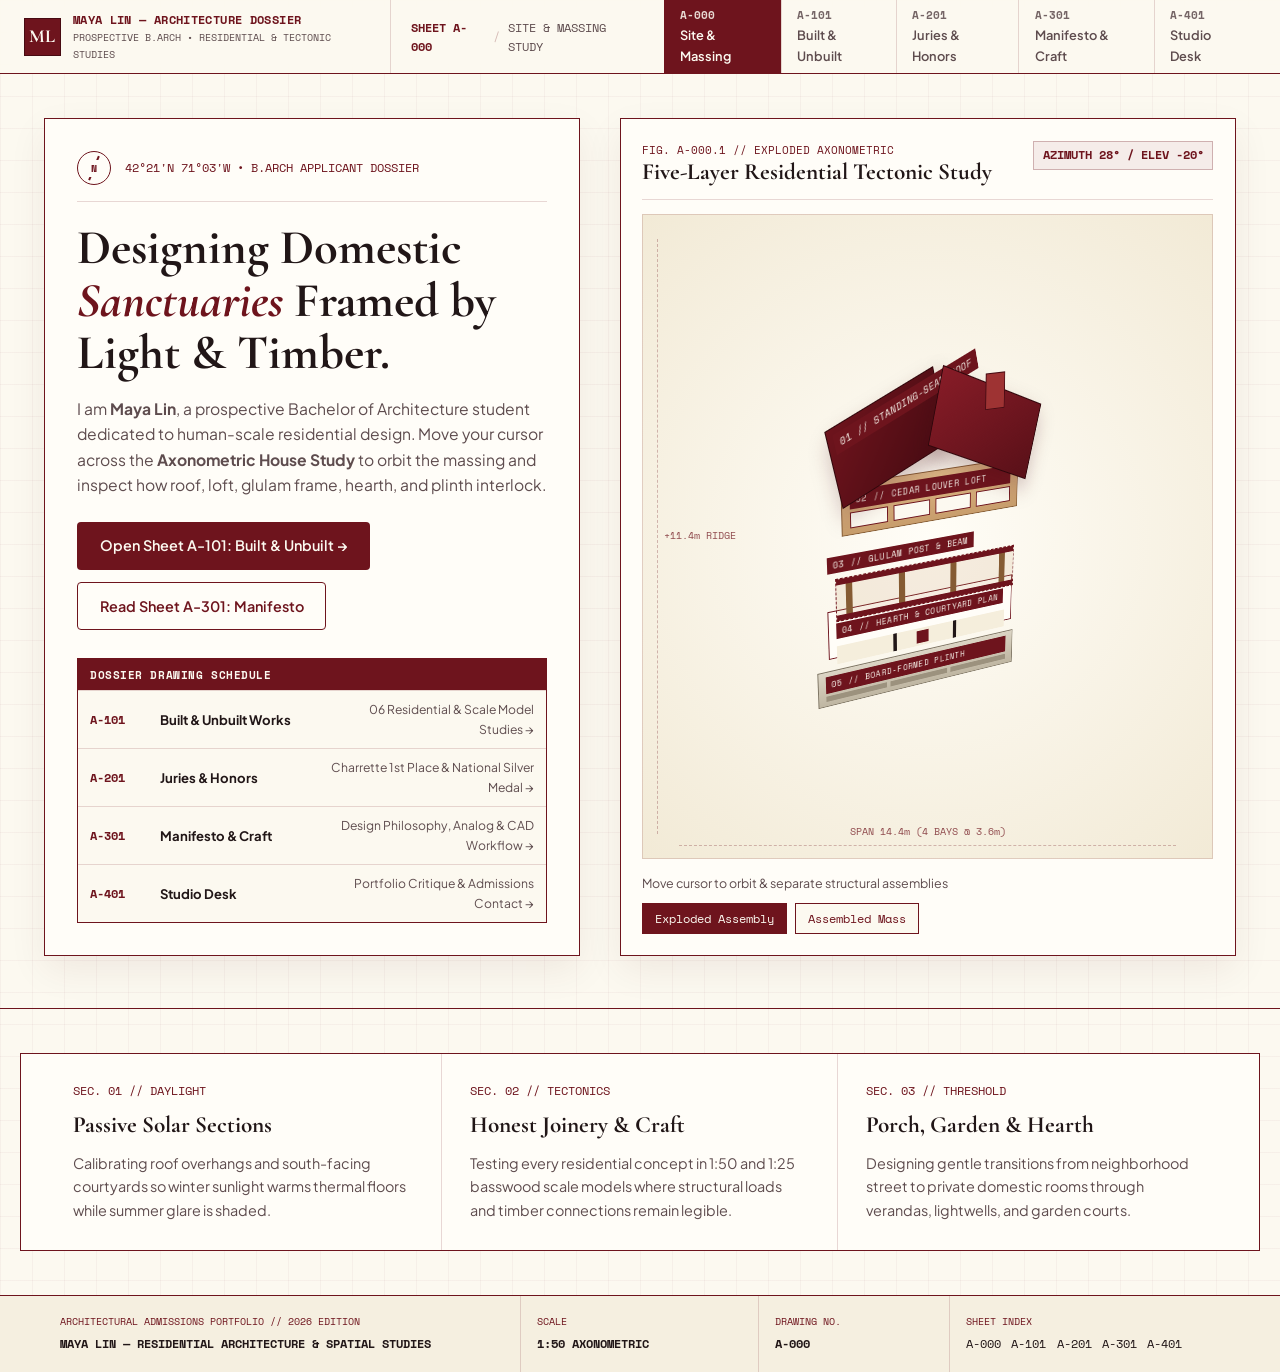
<file: index.html>
<!DOCTYPE html>
<html lang="en">
<head>
    <meta charset="UTF-8">
    <meta name="viewport" content="width=device-width, initial-scale=1.0">
    <title>A-000 Site &amp; Massing | Maya Lin Architecture Portfolio</title>
    <link rel="stylesheet" href="style.css">
    <link rel="preconnect" href="https://fonts.googleapis.com">
    <link rel="preconnect" href="https://fonts.gstatic.com" crossorigin>
    <link href="https://fonts.googleapis.com/css2?family=Cormorant+Garamond:ital,wght@0,600;0,700;1,600&family=Plus+Jakarta+Sans:wght@400;500;600;700&family=Space+Mono:wght@400;700&display=swap" rel="stylesheet">
</head>
<body>
    <header class="drafting-topbar">
        <div class="topbar-left">
            <a href="index.html" class="studio-stamp">
                <span class="stamp-box">ML</span>
                <div class="stamp-info">
                    <span class="stamp-name">MAYA LIN &mdash; ARCHITECTURE DOSSIER</span>
                    <span class="stamp-meta">PROSPECTIVE B.ARCH &bull; RESIDENTIAL &amp; TECTONIC STUDIES</span>
                </div>
            </a>
        </div>

        <div class="topbar-sheet-id">
            <span class="sheet-code">SHEET A-000</span>
            <span class="sheet-divider">/</span>
            <span class="sheet-name">SITE & MASSING STUDY</span>
        </div>

        <button class="menu-toggle" id="menu-toggle" aria-label="Toggle Sheet Index">
            <span></span><span></span><span></span>
        </button>

        <nav class="sheet-nav" id="nav-menu">
            <a href="index.html" class="sheet-tab active">
                <span class="tab-no">A-000</span>
                <span class="tab-lbl">Site &amp; Massing</span>
            </a>
            <a href="projects.html" class="sheet-tab ">
                <span class="tab-no">A-101</span>
                <span class="tab-lbl">Built &amp; Unbuilt</span>
            </a>
            <a href="achievements.html" class="sheet-tab ">
                <span class="tab-no">A-201</span>
                <span class="tab-lbl">Juries &amp; Honors</span>
            </a>
            <a href="about.html" class="sheet-tab ">
                <span class="tab-no">A-301</span>
                <span class="tab-lbl">Manifesto &amp; Craft</span>
            </a>
            <a href="contact.html" class="sheet-tab ">
                <span class="tab-no">A-401</span>
                <span class="tab-lbl">Studio Desk</span>
            </a>
        </nav>
    </header>

    <main class="drafting-sheet">
        <!-- Asymmetric Architectural Drawing Board -->
        <section class="board-hero">
            <div class="container board-hero-grid">
                <!-- Left Column: Title Block & Statement -->
                <div class="board-statement">
                    <div class="north-arrow-row">
                        <div class="north-compass" aria-hidden="true">
                            <span class="n-letter">N</span>
                            <div class="n-needle"></div>
                        </div>
                        <span class="coord-stamp">42°21'N 71°03'W &bull; B.ARCH APPLICANT DOSSIER</span>
                    </div>

                    <h1>Designing Domestic <span class="crimson-italic">Sanctuaries</span> Framed by Light &amp; Timber.</h1>

                    <p class="board-lead">
                        I am <strong>Maya Lin</strong>, a prospective Bachelor of Architecture student dedicated to human-scale residential design. Move your cursor across the <strong>Axonometric House Study</strong> to orbit the massing and inspect how roof, loft, glulam frame, hearth, and plinth interlock.
                    </p>

                    <div class="board-cta-row">
                        <a href="projects.html" class="btn btn-crimson">Open Sheet A-101: Built &amp; Unbuilt &rarr;</a>
                        <a href="about.html" class="btn btn-outline">Read Sheet A-301: Manifesto</a>
                    </div>

                    <!-- Architectural Schedule Table -->
                    <div class="schedule-box">
                        <div class="schedule-head">DOSSIER DRAWING SCHEDULE</div>
                        <a href="projects.html" class="schedule-row">
                            <span class="sch-no">A-101</span>
                            <span class="sch-title">Built &amp; Unbuilt Works</span>
                            <span class="sch-desc">06 Residential &amp; Scale Model Studies &rarr;</span>
                        </a>
                        <a href="achievements.html" class="schedule-row">
                            <span class="sch-no">A-201</span>
                            <span class="sch-title">Juries &amp; Honors</span>
                            <span class="sch-desc">Charrette 1st Place &amp; National Silver Medal &rarr;</span>
                        </a>
                        <a href="about.html" class="schedule-row">
                            <span class="sch-no">A-301</span>
                            <span class="sch-title">Manifesto &amp; Craft</span>
                            <span class="sch-desc">Design Philosophy, Analog &amp; CAD Workflow &rarr;</span>
                        </a>
                        <a href="contact.html" class="schedule-row">
                            <span class="sch-no">A-401</span>
                            <span class="sch-title">Studio Desk</span>
                            <span class="sch-desc">Portfolio Critique &amp; Admissions Contact &rarr;</span>
                        </a>
                    </div>
                </div>

                <!-- Right Column: Interactive 3D Exploded House Viewport -->
                <div class="axon-board" id="model-stage-card">
                    <div class="axon-header">
                        <div>
                            <span class="axon-fig">FIG. A-000.1 // EXPLODED AXONOMETRIC</span>
                            <h2>Five-Layer Residential Tectonic Study</h2>
                        </div>
                        <span class="axon-readout" id="gyro-coords">AZIMUTH 28° / ELEV -20°</span>
                    </div>

                    <div class="viewport-3d" id="viewport-3d">
                        <!-- Dimension lines overlay -->
                        <div class="dim-line-v"><span>+11.4m RIDGE</span></div>
                        <div class="dim-line-h"><span>SPAN 14.4m (4 BAYS @ 3.6m)</span></div>

                        <div class="house-assembly" id="house-assembly">
                            <!-- Layer 1: Pitched Roof -->
                            <div class="house-part part-roof" data-layer="1">
                                <div class="roof-plane left-slope">
                                    <span class="part-tag">01 // STANDING-SEAM ROOF</span>
                                </div>
                                <div class="roof-plane right-slope"></div>
                                <div class="roof-chimney"></div>
                            </div>

                            <!-- Layer 2: Upper Loft -->
                            <div class="house-part part-upper" data-layer="2">
                                <div class="box-face front">
                                    <span class="part-tag">02 // CEDAR LOUVER LOFT</span>
                                    <div class="window-row">
                                        <span></span><span></span><span></span><span></span>
                                    </div>
                                </div>
                            </div>

                            <!-- Layer 3: Glulam Frame -->
                            <div class="house-part part-frame" data-layer="3">
                                <span class="part-tag">03 // GLULAM POST &amp; BEAM</span>
                                <div class="beam-grid">
                                    <div class="pillar p1"></div>
                                    <div class="pillar p2"></div>
                                    <div class="pillar p3"></div>
                                    <div class="pillar p4"></div>
                                    <div class="cross-beam b1"></div>
                                    <div class="cross-beam b2"></div>
                                </div>
                            </div>

                            <!-- Layer 4: Ground Living Pavilion -->
                            <div class="house-part part-ground" data-layer="4">
                                <div class="ground-slab">
                                    <span class="part-tag">04 // HEARTH &amp; COURTYARD PLAN</span>
                                    <div class="interior-walls">
                                        <div class="wall-seg w1"></div>
                                        <div class="wall-seg w2"></div>
                                        <div class="hearth-core"></div>
                                    </div>
                                </div>
                            </div>

                            <!-- Layer 5: Concrete Plinth -->
                            <div class="house-part part-plinth" data-layer="5">
                                <div class="plinth-base">
                                    <span class="part-tag">05 // BOARD-FORMED PLINTH</span>
                                    <div class="terrace-steps">
                                        <span></span><span></span><span></span>
                                    </div>
                                </div>
                            </div>
                        </div>
                    </div>

                    <div class="axon-footer">
                        <span class="axon-note">Move cursor to orbit &amp; separate structural assemblies</span>
                        <div class="axon-toggles">
                            <button type="button" class="mini-btn active" id="btn-explode">Exploded Assembly</button>
                            <button type="button" class="mini-btn" id="btn-assemble">Assembled Mass</button>
                        </div>
                    </div>
                </div>
            </div>
        </section>

        <!-- Material & Spatial Principles Strip -->
        <section class="principles-strip">
            <div class="container principles-grid">
                <div class="principle-cell">
                    <span class="p-code">SEC. 01 // DAYLIGHT</span>
                    <h3>Passive Solar Sections</h3>
                    <p>Calibrating roof overhangs and south-facing courtyards so winter sunlight warms thermal floors while summer glare is shaded.</p>
                </div>
                <div class="principle-cell">
                    <span class="p-code">SEC. 02 // TECTONICS</span>
                    <h3>Honest Joinery &amp; Craft</h3>
                    <p>Testing every residential concept in 1:50 and 1:25 basswood scale models where structural loads and timber connections remain legible.</p>
                </div>
                <div class="principle-cell">
                    <span class="p-code">SEC. 03 // THRESHOLD</span>
                    <h3>Porch, Garden &amp; Hearth</h3>
                    <p>Designing gentle transitions from neighborhood street to private domestic rooms through verandas, lightwells, and garden courts.</p>
                </div>
            </div>
        </section>
    </main>

    <footer class="titleblock-footer">
        <div class="container titleblock-grid">
            <div class="tb-cell tb-main">
                <span class="tb-kicker">ARCHITECTURAL ADMISSIONS PORTFOLIO // 2026 EDITION</span>
                <p class="tb-title">MAYA LIN &mdash; RESIDENTIAL ARCHITECTURE &amp; SPATIAL STUDIES</p>
            </div>
            <div class="tb-cell">
                <span class="tb-kicker">SCALE</span>
                <p class="tb-val">1:50 AXONOMETRIC</p>
            </div>
            <div class="tb-cell">
                <span class="tb-kicker">DRAWING NO.</span>
                <p class="tb-val">A-000</p>
            </div>
            <div class="tb-cell tb-links">
                <span class="tb-kicker">SHEET INDEX</span>
                <div class="tb-nav-links">
                    <a href="index.html">A-000</a>
                    <a href="projects.html">A-101</a>
                    <a href="achievements.html">A-201</a>
                    <a href="about.html">A-301</a>
                    <a href="contact.html">A-401</a>
                </div>
            </div>
        </div>
    </footer>
    <script src="script.js"></script>
</body>
</html>
</file>
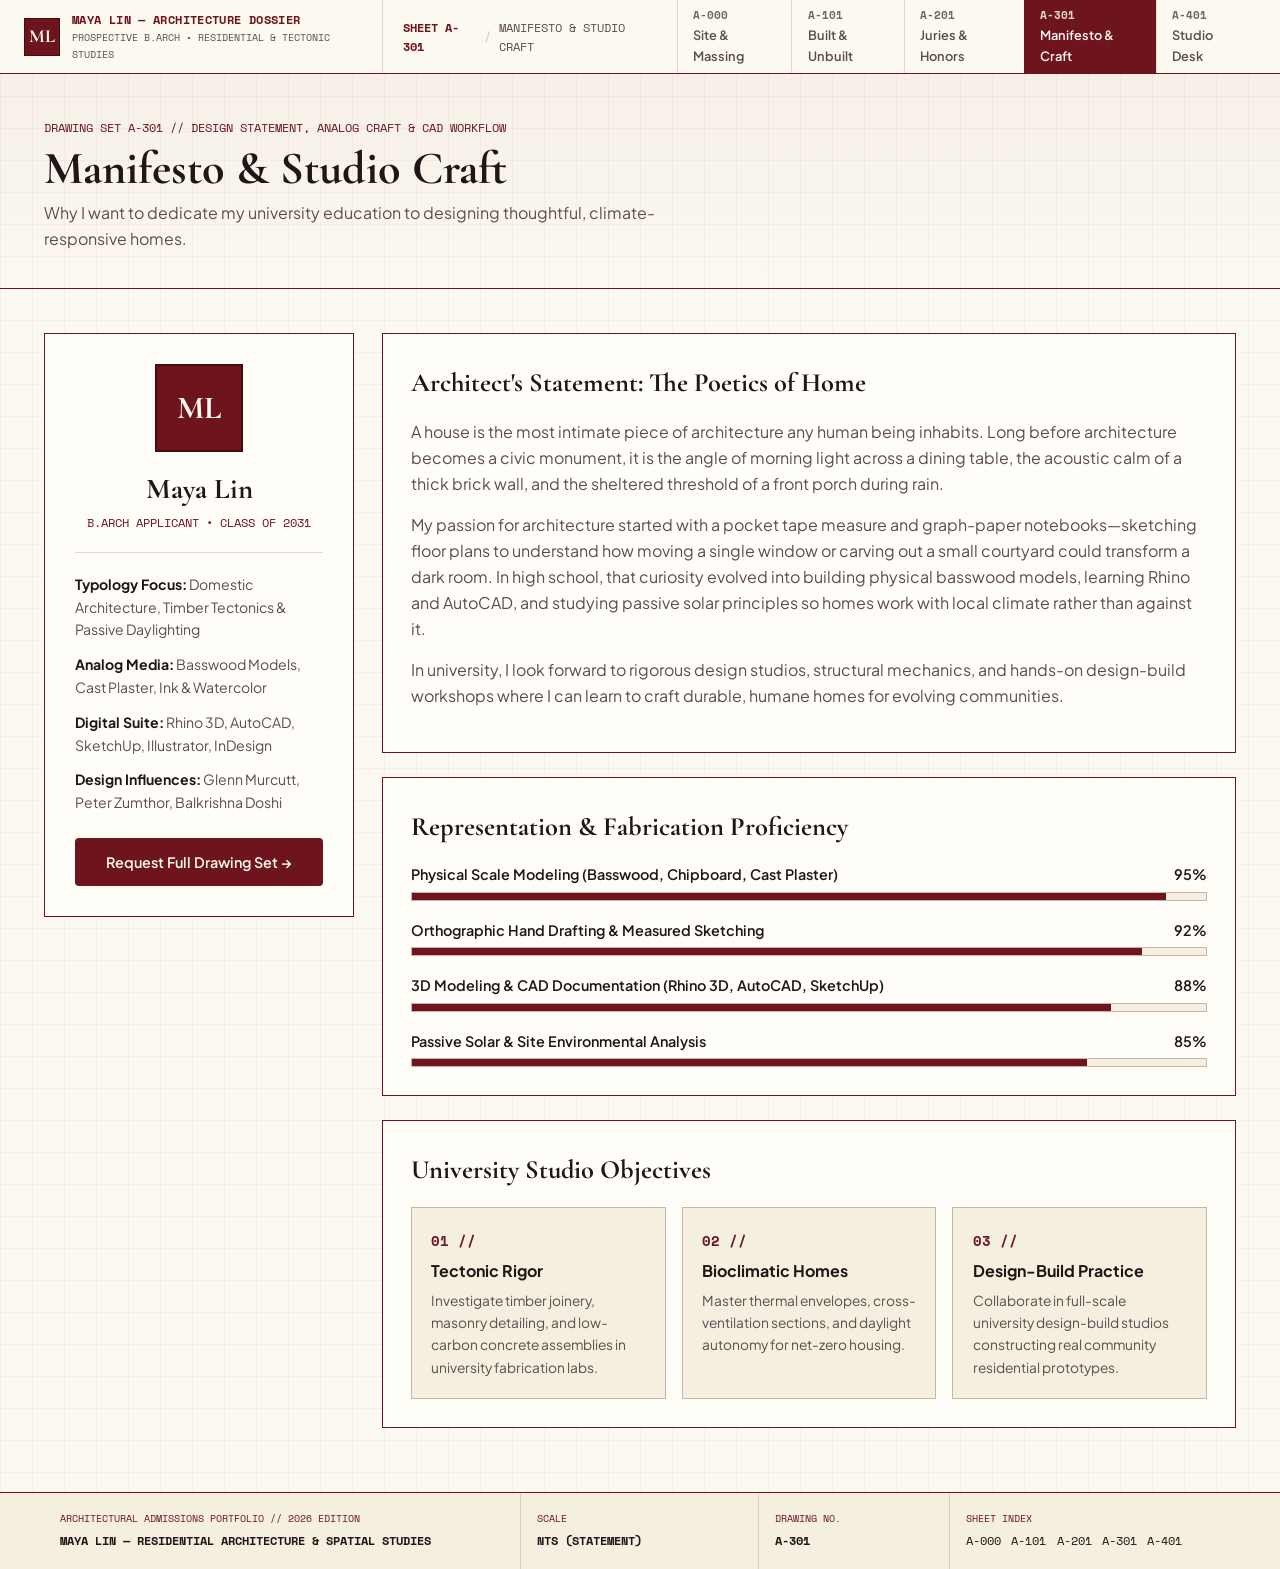
<file: about.html>
<!DOCTYPE html>
<html lang="en">
<head>
    <meta charset="UTF-8">
    <meta name="viewport" content="width=device-width, initial-scale=1.0">
    <title>A-301 Manifesto &amp; Craft | Maya Lin Architecture Portfolio</title>
    <link rel="stylesheet" href="style.css">
    <link href="https://fonts.googleapis.com/css2?family=Cormorant+Garamond:ital,wght@0,600;0,700;1,600&family=Plus+Jakarta+Sans:wght@400;500;600;700&family=Space+Mono:wght@400;700&display=swap" rel="stylesheet">
</head>
<body>
    <header class="drafting-topbar">
        <div class="topbar-left">
            <a href="index.html" class="studio-stamp">
                <span class="stamp-box">ML</span>
                <div class="stamp-info">
                    <span class="stamp-name">MAYA LIN &mdash; ARCHITECTURE DOSSIER</span>
                    <span class="stamp-meta">PROSPECTIVE B.ARCH &bull; RESIDENTIAL &amp; TECTONIC STUDIES</span>
                </div>
            </a>
        </div>

        <div class="topbar-sheet-id">
            <span class="sheet-code">SHEET A-301</span>
            <span class="sheet-divider">/</span>
            <span class="sheet-name">MANIFESTO & STUDIO CRAFT</span>
        </div>

        <button class="menu-toggle" id="menu-toggle" aria-label="Toggle Sheet Index">
            <span></span><span></span><span></span>
        </button>

        <nav class="sheet-nav" id="nav-menu">
            <a href="index.html" class="sheet-tab ">
                <span class="tab-no">A-000</span>
                <span class="tab-lbl">Site &amp; Massing</span>
            </a>
            <a href="projects.html" class="sheet-tab ">
                <span class="tab-no">A-101</span>
                <span class="tab-lbl">Built &amp; Unbuilt</span>
            </a>
            <a href="achievements.html" class="sheet-tab ">
                <span class="tab-no">A-201</span>
                <span class="tab-lbl">Juries &amp; Honors</span>
            </a>
            <a href="about.html" class="sheet-tab active">
                <span class="tab-no">A-301</span>
                <span class="tab-lbl">Manifesto &amp; Craft</span>
            </a>
            <a href="contact.html" class="sheet-tab ">
                <span class="tab-no">A-401</span>
                <span class="tab-lbl">Studio Desk</span>
            </a>
        </nav>
    </header>

    <main class="drafting-sheet">
        <section class="sheet-banner">
            <div class="container">
                <span class="sheet-kicker">DRAWING SET A-301 // DESIGN STATEMENT, ANALOG CRAFT &amp; CAD WORKFLOW</span>
                <h1>Manifesto &amp; Studio Craft</h1>
                <p>Why I want to dedicate my university education to designing thoughtful, climate-responsive homes.</p>
            </div>
        </section>

        <section class="container sheet-body">
            <div class="bio-grid">
                <aside class="bio-sidebar">
                    <div class="monogram-seal">ML</div>
                    <h2>Maya Lin</h2>
                    <p class="bio-subtitle">B.ARCH APPLICANT &bull; CLASS OF 2031</p>
                    <hr class="thin-rule">
                    <ul class="bio-specs">
                        <li><strong>Typology Focus:</strong> Domestic Architecture, Timber Tectonics &amp; Passive Daylighting</li>
                        <li><strong>Analog Media:</strong> Basswood Models, Cast Plaster, Ink &amp; Watercolor</li>
                        <li><strong>Digital Suite:</strong> Rhino 3D, AutoCAD, SketchUp, Illustrator, InDesign</li>
                        <li><strong>Design Influences:</strong> Glenn Murcutt, Peter Zumthor, Balkrishna Doshi</li>
                    </ul>
                    <a href="contact.html" class="btn btn-crimson full-width">Request Full Drawing Set &rarr;</a>
                </aside>

                <div class="bio-main">
                    <div class="editorial-card">
                        <h2>Architect's Statement: The Poetics of Home</h2>
                        <p>
                            A house is the most intimate piece of architecture any human being inhabits. Long before architecture becomes a civic monument, it is the angle of morning light across a dining table, the acoustic calm of a thick brick wall, and the sheltered threshold of a front porch during rain.
                        </p>
                        <p>
                            My passion for architecture started with a pocket tape measure and graph-paper notebooks—sketching floor plans to understand how moving a single window or carving out a small courtyard could transform a dark room. In high school, that curiosity evolved into building physical basswood models, learning Rhino and AutoCAD, and studying passive solar principles so homes work with local climate rather than against it.
                        </p>
                        <p>
                            In university, I look forward to rigorous design studios, structural mechanics, and hands-on design-build workshops where I can learn to craft durable, humane homes for evolving communities.
                        </p>
                    </div>

                    <div class="editorial-card">
                        <h2>Representation &amp; Fabrication Proficiency</h2>
                        <div class="craft-grid">
                            <div class="craft-item">
                                <div class="craft-top"><span>Physical Scale Modeling (Basswood, Chipboard, Cast Plaster)</span><span>95%</span></div>
                                <div class="craft-bar"><div class="craft-fill" style="width: 95%;"></div></div>
                            </div>
                            <div class="craft-item">
                                <div class="craft-top"><span>Orthographic Hand Drafting &amp; Measured Sketching</span><span>92%</span></div>
                                <div class="craft-bar"><div class="craft-fill" style="width: 92%;"></div></div>
                            </div>
                            <div class="craft-item">
                                <div class="craft-top"><span>3D Modeling &amp; CAD Documentation (Rhino 3D, AutoCAD, SketchUp)</span><span>88%</span></div>
                                <div class="craft-bar"><div class="craft-fill" style="width: 88%;"></div></div>
                            </div>
                            <div class="craft-item">
                                <div class="craft-top"><span>Passive Solar &amp; Site Environmental Analysis</span><span>85%</span></div>
                                <div class="craft-bar"><div class="craft-fill" style="width: 85%;"></div></div>
                            </div>
                        </div>
                    </div>

                    <div class="editorial-card">
                        <h2>University Studio Objectives</h2>
                        <div class="goals-trio">
                            <div class="goal-box">
                                <span class="goal-num">01 //</span>
                                <h4>Tectonic Rigor</h4>
                                <p>Investigate timber joinery, masonry detailing, and low-carbon concrete assemblies in university fabrication labs.</p>
                            </div>
                            <div class="goal-box">
                                <span class="goal-num">02 //</span>
                                <h4>Bioclimatic Homes</h4>
                                <p>Master thermal envelopes, cross-ventilation sections, and daylight autonomy for net-zero housing.</p>
                            </div>
                            <div class="goal-box">
                                <span class="goal-num">03 //</span>
                                <h4>Design-Build Practice</h4>
                                <p>Collaborate in full-scale university design-build studios constructing real community residential prototypes.</p>
                            </div>
                        </div>
                    </div>
                </div>
            </div>
        </section>
    </main>

    <footer class="titleblock-footer">
        <div class="container titleblock-grid">
            <div class="tb-cell tb-main">
                <span class="tb-kicker">ARCHITECTURAL ADMISSIONS PORTFOLIO // 2026 EDITION</span>
                <p class="tb-title">MAYA LIN &mdash; RESIDENTIAL ARCHITECTURE &amp; SPATIAL STUDIES</p>
            </div>
            <div class="tb-cell">
                <span class="tb-kicker">SCALE</span>
                <p class="tb-val">NTS (STATEMENT)</p>
            </div>
            <div class="tb-cell">
                <span class="tb-kicker">DRAWING NO.</span>
                <p class="tb-val">A-301</p>
            </div>
            <div class="tb-cell tb-links">
                <span class="tb-kicker">SHEET INDEX</span>
                <div class="tb-nav-links">
                    <a href="index.html">A-000</a>
                    <a href="projects.html">A-101</a>
                    <a href="achievements.html">A-201</a>
                    <a href="about.html">A-301</a>
                    <a href="contact.html">A-401</a>
                </div>
            </div>
        </div>
    </footer>
    <script src="script.js"></script>
</body>
</html>
</file>
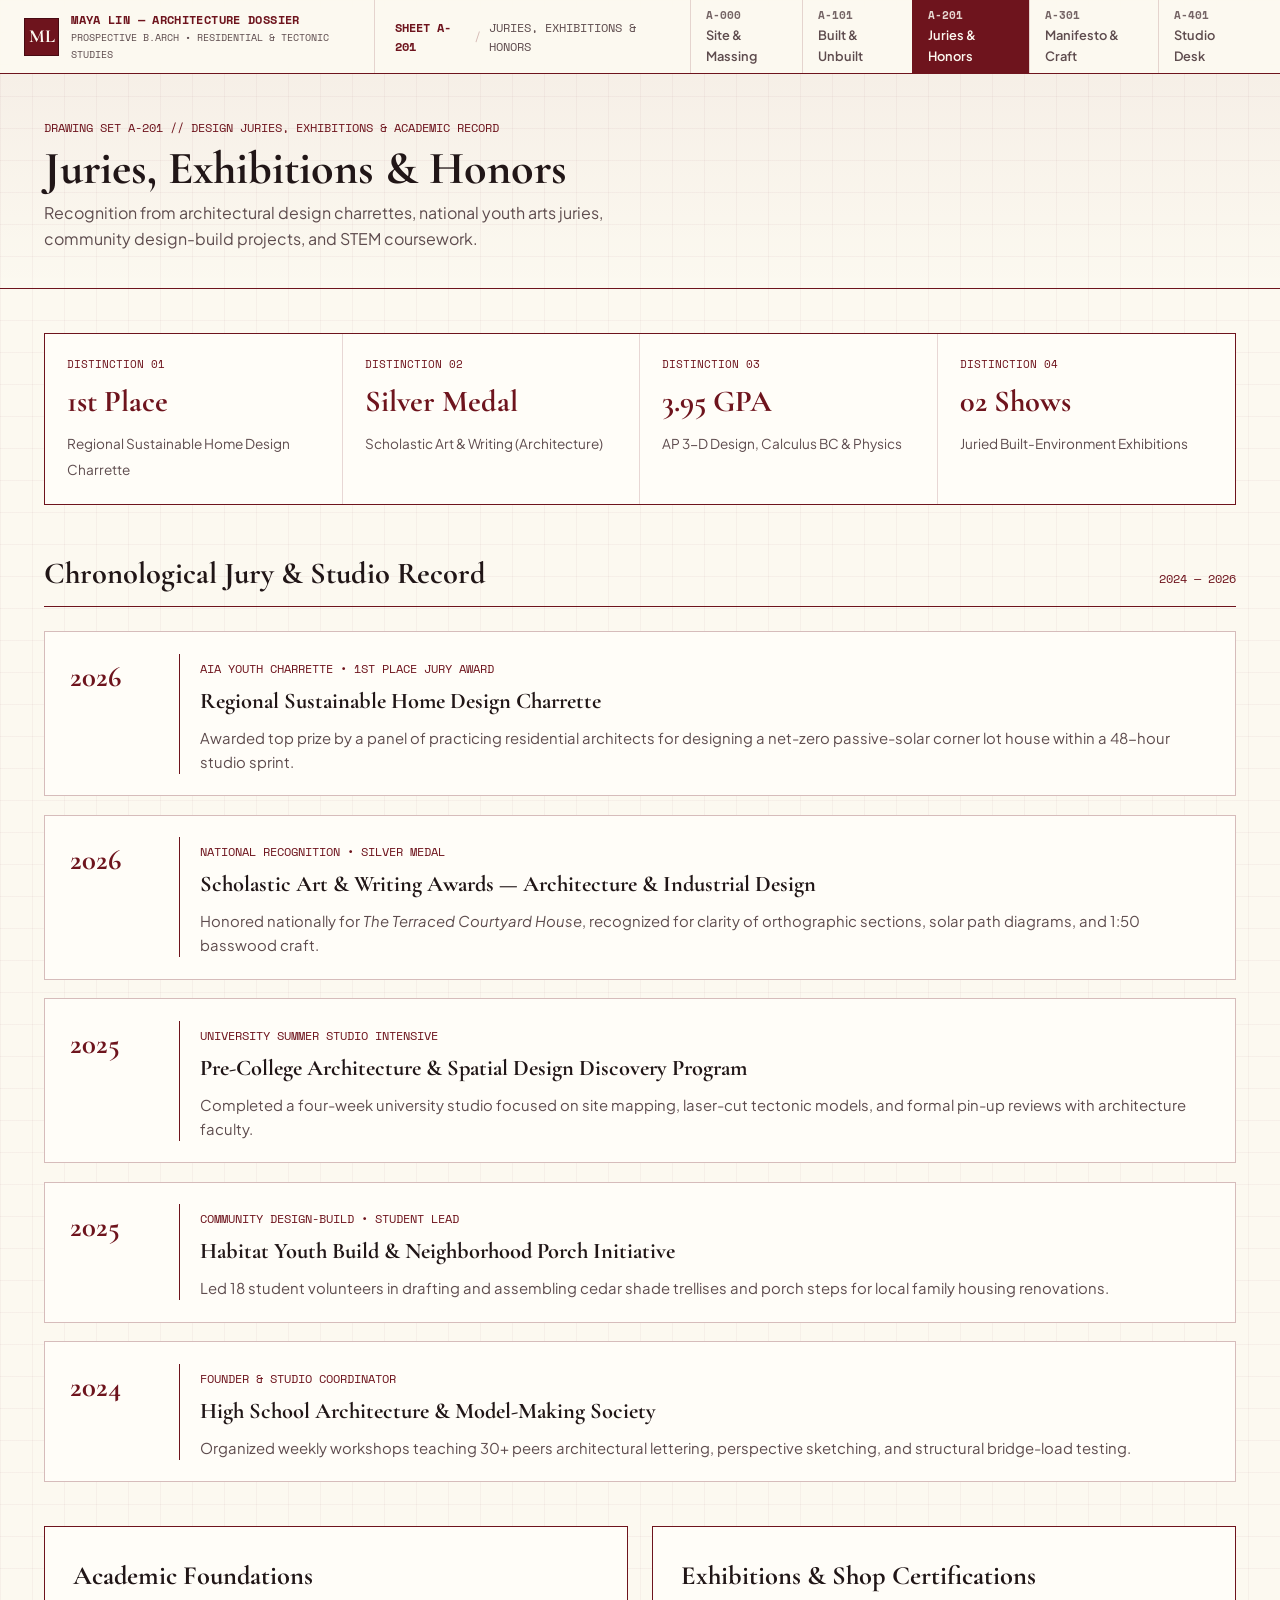
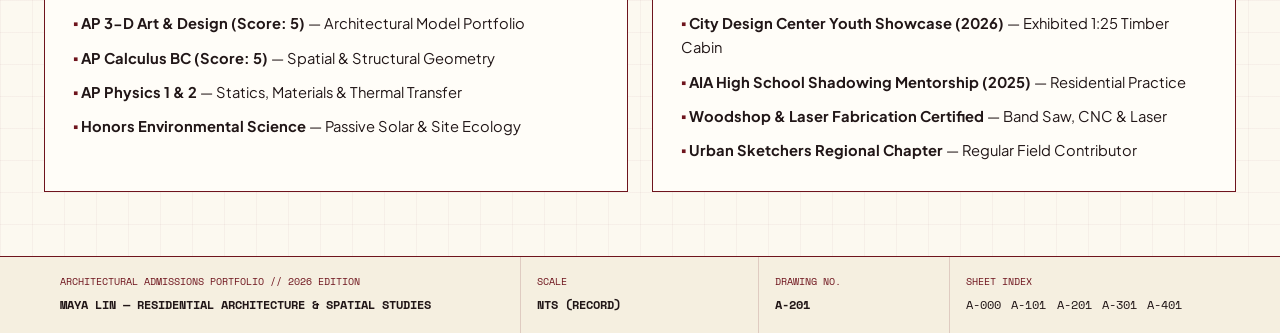
<file: achievements.html>
<!DOCTYPE html>
<html lang="en">
<head>
    <meta charset="UTF-8">
    <meta name="viewport" content="width=device-width, initial-scale=1.0">
    <title>A-201 Juries &amp; Honors | Maya Lin Architecture Portfolio</title>
    <link rel="stylesheet" href="style.css">
    <link href="https://fonts.googleapis.com/css2?family=Cormorant+Garamond:ital,wght@0,600;0,700;1,600&family=Plus+Jakarta+Sans:wght@400;500;600;700&family=Space+Mono:wght@400;700&display=swap" rel="stylesheet">
</head>
<body>
    <header class="drafting-topbar">
        <div class="topbar-left">
            <a href="index.html" class="studio-stamp">
                <span class="stamp-box">ML</span>
                <div class="stamp-info">
                    <span class="stamp-name">MAYA LIN &mdash; ARCHITECTURE DOSSIER</span>
                    <span class="stamp-meta">PROSPECTIVE B.ARCH &bull; RESIDENTIAL &amp; TECTONIC STUDIES</span>
                </div>
            </a>
        </div>

        <div class="topbar-sheet-id">
            <span class="sheet-code">SHEET A-201</span>
            <span class="sheet-divider">/</span>
            <span class="sheet-name">JURIES, EXHIBITIONS & HONORS</span>
        </div>

        <button class="menu-toggle" id="menu-toggle" aria-label="Toggle Sheet Index">
            <span></span><span></span><span></span>
        </button>

        <nav class="sheet-nav" id="nav-menu">
            <a href="index.html" class="sheet-tab ">
                <span class="tab-no">A-000</span>
                <span class="tab-lbl">Site &amp; Massing</span>
            </a>
            <a href="projects.html" class="sheet-tab ">
                <span class="tab-no">A-101</span>
                <span class="tab-lbl">Built &amp; Unbuilt</span>
            </a>
            <a href="achievements.html" class="sheet-tab active">
                <span class="tab-no">A-201</span>
                <span class="tab-lbl">Juries &amp; Honors</span>
            </a>
            <a href="about.html" class="sheet-tab ">
                <span class="tab-no">A-301</span>
                <span class="tab-lbl">Manifesto &amp; Craft</span>
            </a>
            <a href="contact.html" class="sheet-tab ">
                <span class="tab-no">A-401</span>
                <span class="tab-lbl">Studio Desk</span>
            </a>
        </nav>
    </header>

    <main class="drafting-sheet">
        <section class="sheet-banner">
            <div class="container">
                <span class="sheet-kicker">DRAWING SET A-201 // DESIGN JURIES, EXHIBITIONS &amp; ACADEMIC RECORD</span>
                <h1>Juries, Exhibitions &amp; Honors</h1>
                <p>Recognition from architectural design charrettes, national youth arts juries, community design-build projects, and STEM coursework.</p>
            </div>
        </section>

        <section class="container sheet-body">
            <div class="awards-banner-grid">
                <div class="award-stat">
                    <span class="award-code">DISTINCTION 01</span>
                    <span class="award-num">1st Place</span>
                    <span class="award-title">Regional Sustainable Home Design Charrette</span>
                </div>
                <div class="award-stat">
                    <span class="award-code">DISTINCTION 02</span>
                    <span class="award-num">Silver Medal</span>
                    <span class="award-title">Scholastic Art &amp; Writing (Architecture)</span>
                </div>
                <div class="award-stat">
                    <span class="award-code">DISTINCTION 03</span>
                    <span class="award-num">3.95 GPA</span>
                    <span class="award-title">AP 3-D Design, Calculus BC &amp; Physics</span>
                </div>
                <div class="award-stat">
                    <span class="award-code">DISTINCTION 04</span>
                    <span class="award-num">02 Shows</span>
                    <span class="award-title">Juried Built-Environment Exhibitions</span>
                </div>
            </div>

            <div class="chronicle-section">
                <div class="section-rule-head">
                    <h2>Chronological Jury &amp; Studio Record</h2>
                    <span>2024 &mdash; 2026</span>
                </div>

                <div class="chronicle-list">
                    <div class="chronicle-row">
                        <div class="chronicle-year">2026</div>
                        <div class="chronicle-body">
                            <span class="chronicle-cat">AIA YOUTH CHARRETTE &bull; 1ST PLACE JURY AWARD</span>
                            <h3>Regional Sustainable Home Design Charrette</h3>
                            <p>Awarded top prize by a panel of practicing residential architects for designing a net-zero passive-solar corner lot house within a 48-hour studio sprint.</p>
                        </div>
                    </div>

                    <div class="chronicle-row">
                        <div class="chronicle-year">2026</div>
                        <div class="chronicle-body">
                            <span class="chronicle-cat">NATIONAL RECOGNITION &bull; SILVER MEDAL</span>
                            <h3>Scholastic Art &amp; Writing Awards — Architecture &amp; Industrial Design</h3>
                            <p>Honored nationally for <em>The Terraced Courtyard House</em>, recognized for clarity of orthographic sections, solar path diagrams, and 1:50 basswood craft.</p>
                        </div>
                    </div>

                    <div class="chronicle-row">
                        <div class="chronicle-year">2025</div>
                        <div class="chronicle-body">
                            <span class="chronicle-cat">UNIVERSITY SUMMER STUDIO INTENSIVE</span>
                            <h3>Pre-College Architecture &amp; Spatial Design Discovery Program</h3>
                            <p>Completed a four-week university studio focused on site mapping, laser-cut tectonic models, and formal pin-up reviews with architecture faculty.</p>
                        </div>
                    </div>

                    <div class="chronicle-row">
                        <div class="chronicle-year">2025</div>
                        <div class="chronicle-body">
                            <span class="chronicle-cat">COMMUNITY DESIGN-BUILD &bull; STUDENT LEAD</span>
                            <h3>Habitat Youth Build &amp; Neighborhood Porch Initiative</h3>
                            <p>Led 18 student volunteers in drafting and assembling cedar shade trellises and porch steps for local family housing renovations.</p>
                        </div>
                    </div>

                    <div class="chronicle-row">
                        <div class="chronicle-year">2024</div>
                        <div class="chronicle-body">
                            <span class="chronicle-cat">FOUNDER &amp; STUDIO COORDINATOR</span>
                            <h3>High School Architecture &amp; Model-Making Society</h3>
                            <p>Organized weekly workshops teaching 30+ peers architectural lettering, perspective sketching, and structural bridge-load testing.</p>
                        </div>
                    </div>
                </div>
            </div>

            <div class="two-col-cards">
                <div class="editorial-card">
                    <h3>Academic Foundations</h3>
                    <ul class="arch-list">
                        <li><strong>AP 3-D Art &amp; Design (Score: 5)</strong> — Architectural Model Portfolio</li>
                        <li><strong>AP Calculus BC (Score: 5)</strong> — Spatial &amp; Structural Geometry</li>
                        <li><strong>AP Physics 1 &amp; 2</strong> — Statics, Materials &amp; Thermal Transfer</li>
                        <li><strong>Honors Environmental Science</strong> — Passive Solar &amp; Site Ecology</li>
                    </ul>
                </div>

                <div class="editorial-card">
                    <h3>Exhibitions &amp; Shop Certifications</h3>
                    <ul class="arch-list">
                        <li><strong>City Design Center Youth Showcase (2026)</strong> — Exhibited 1:25 Timber Cabin</li>
                        <li><strong>AIA High School Shadowing Mentorship (2025)</strong> — Residential Practice</li>
                        <li><strong>Woodshop &amp; Laser Fabrication Certified</strong> — Band Saw, CNC &amp; Laser</li>
                        <li><strong>Urban Sketchers Regional Chapter</strong> — Regular Field Contributor</li>
                    </ul>
                </div>
            </div>
        </section>
    </main>

    <footer class="titleblock-footer">
        <div class="container titleblock-grid">
            <div class="tb-cell tb-main">
                <span class="tb-kicker">ARCHITECTURAL ADMISSIONS PORTFOLIO // 2026 EDITION</span>
                <p class="tb-title">MAYA LIN &mdash; RESIDENTIAL ARCHITECTURE &amp; SPATIAL STUDIES</p>
            </div>
            <div class="tb-cell">
                <span class="tb-kicker">SCALE</span>
                <p class="tb-val">NTS (RECORD)</p>
            </div>
            <div class="tb-cell">
                <span class="tb-kicker">DRAWING NO.</span>
                <p class="tb-val">A-201</p>
            </div>
            <div class="tb-cell tb-links">
                <span class="tb-kicker">SHEET INDEX</span>
                <div class="tb-nav-links">
                    <a href="index.html">A-000</a>
                    <a href="projects.html">A-101</a>
                    <a href="achievements.html">A-201</a>
                    <a href="about.html">A-301</a>
                    <a href="contact.html">A-401</a>
                </div>
            </div>
        </div>
    </footer>
    <script src="script.js"></script>
</body>
</html>
</file>
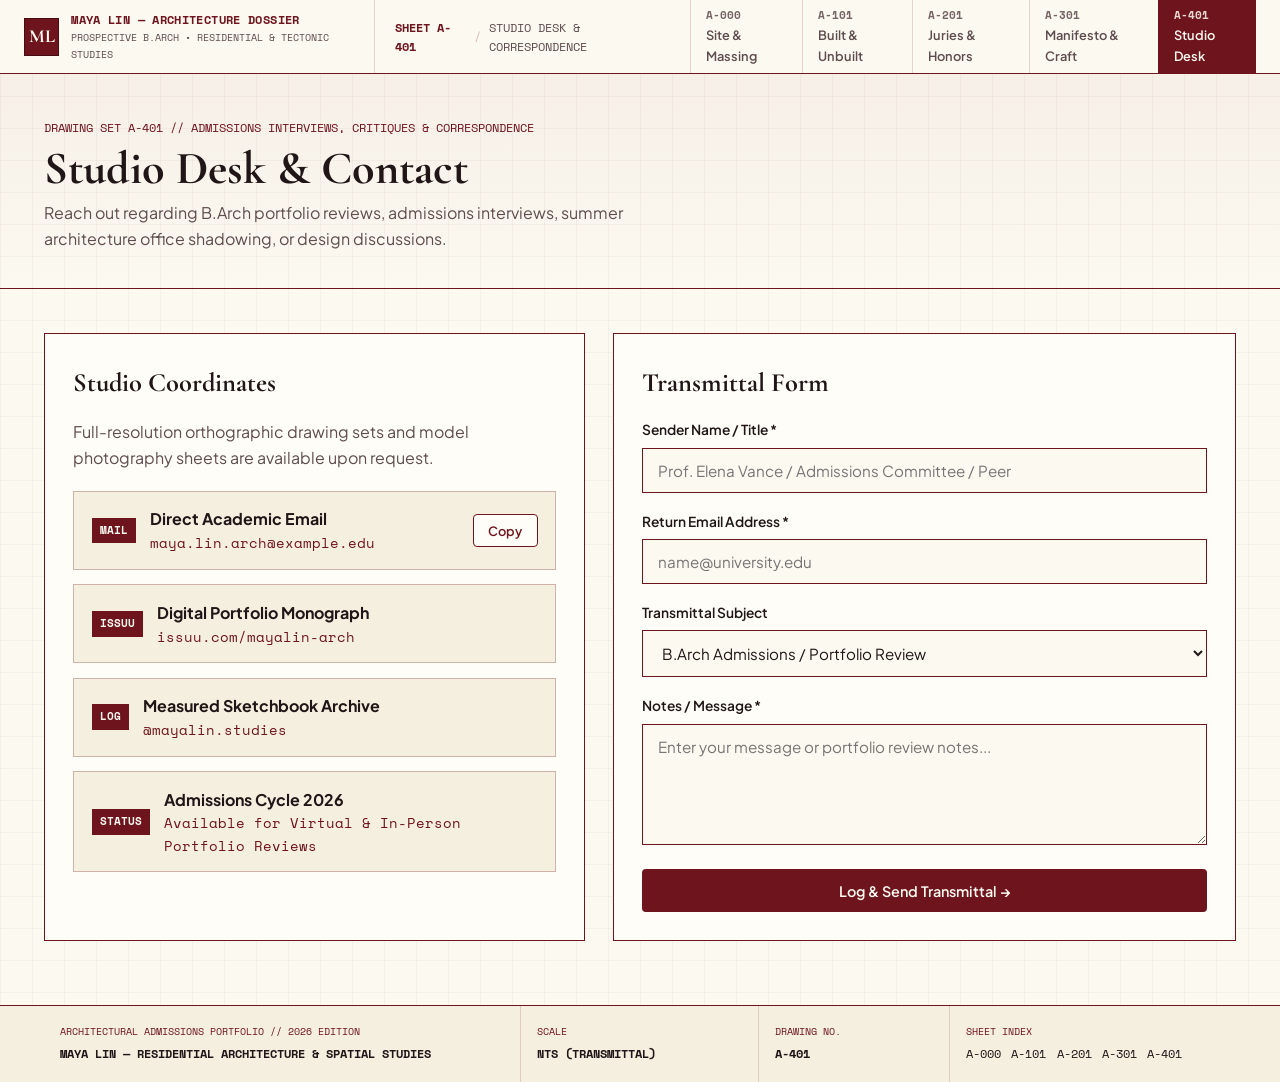
<file: contact.html>
<!DOCTYPE html>
<html lang="en">
<head>
    <meta charset="UTF-8">
    <meta name="viewport" content="width=device-width, initial-scale=1.0">
    <title>A-401 Studio Desk | Maya Lin Architecture Portfolio</title>
    <link rel="stylesheet" href="style.css">
    <link href="https://fonts.googleapis.com/css2?family=Cormorant+Garamond:ital,wght@0,600;0,700;1,600&family=Plus+Jakarta+Sans:wght@400;500;600;700&family=Space+Mono:wght@400;700&display=swap" rel="stylesheet">
</head>
<body>
    <header class="drafting-topbar">
        <div class="topbar-left">
            <a href="index.html" class="studio-stamp">
                <span class="stamp-box">ML</span>
                <div class="stamp-info">
                    <span class="stamp-name">MAYA LIN &mdash; ARCHITECTURE DOSSIER</span>
                    <span class="stamp-meta">PROSPECTIVE B.ARCH &bull; RESIDENTIAL &amp; TECTONIC STUDIES</span>
                </div>
            </a>
        </div>

        <div class="topbar-sheet-id">
            <span class="sheet-code">SHEET A-401</span>
            <span class="sheet-divider">/</span>
            <span class="sheet-name">STUDIO DESK & CORRESPONDENCE</span>
        </div>

        <button class="menu-toggle" id="menu-toggle" aria-label="Toggle Sheet Index">
            <span></span><span></span><span></span>
        </button>

        <nav class="sheet-nav" id="nav-menu">
            <a href="index.html" class="sheet-tab ">
                <span class="tab-no">A-000</span>
                <span class="tab-lbl">Site &amp; Massing</span>
            </a>
            <a href="projects.html" class="sheet-tab ">
                <span class="tab-no">A-101</span>
                <span class="tab-lbl">Built &amp; Unbuilt</span>
            </a>
            <a href="achievements.html" class="sheet-tab ">
                <span class="tab-no">A-201</span>
                <span class="tab-lbl">Juries &amp; Honors</span>
            </a>
            <a href="about.html" class="sheet-tab ">
                <span class="tab-no">A-301</span>
                <span class="tab-lbl">Manifesto &amp; Craft</span>
            </a>
            <a href="contact.html" class="sheet-tab active">
                <span class="tab-no">A-401</span>
                <span class="tab-lbl">Studio Desk</span>
            </a>
        </nav>
    </header>

    <main class="drafting-sheet">
        <section class="sheet-banner">
            <div class="container">
                <span class="sheet-kicker">DRAWING SET A-401 // ADMISSIONS INTERVIEWS, CRITIQUES &amp; CORRESPONDENCE</span>
                <h1>Studio Desk &amp; Contact</h1>
                <p>Reach out regarding B.Arch portfolio reviews, admissions interviews, summer architecture office shadowing, or design discussions.</p>
            </div>
        </section>

        <section class="container sheet-body">
            <div class="contact-layout">
                <div class="editorial-card">
                    <h2>Studio Coordinates</h2>
                    <p>Full-resolution orthographic drawing sets and model photography sheets are available upon request.</p>

                    <div class="contact-list">
                        <div class="c-row">
                            <span class="c-badge">MAIL</span>
                            <div class="c-info">
                                <strong>Direct Academic Email</strong>
                                <p id="arch-email">maya.lin.arch@example.edu</p>
                            </div>
                            <button type="button" id="copy-arch-email" class="btn btn-outline btn-sm">Copy</button>
                        </div>

                        <div class="c-row">
                            <span class="c-badge">ISSUU</span>
                            <div class="c-info">
                                <strong>Digital Portfolio Monograph</strong>
                                <p>issuu.com/mayalin-arch</p>
                            </div>
                        </div>

                        <div class="c-row">
                            <span class="c-badge">LOG</span>
                            <div class="c-info">
                                <strong>Measured Sketchbook Archive</strong>
                                <p>@mayalin.studies</p>
                            </div>
                        </div>

                        <div class="c-row">
                            <span class="c-badge">STATUS</span>
                            <div class="c-info">
                                <strong>Admissions Cycle 2026</strong>
                                <p>Available for Virtual &amp; In-Person Portfolio Reviews</p>
                            </div>
                        </div>
                    </div>
                </div>

                <div class="editorial-card">
                    <h2>Transmittal Form</h2>
                    <form id="arch-contact-form" novalidate>
                        <div class="field">
                            <label for="c-name">Sender Name / Title *</label>
                            <input type="text" id="c-name" required placeholder="Prof. Elena Vance / Admissions Committee / Peer">
                        </div>

                        <div class="field">
                            <label for="c-email">Return Email Address *</label>
                            <input type="email" id="c-email" required placeholder="name@university.edu">
                        </div>

                        <div class="field">
                            <label for="c-topic">Transmittal Subject</label>
                            <select id="c-topic">
                                <option value="B.Arch Admissions / Portfolio Review">B.Arch Admissions / Portfolio Review</option>
                                <option value="Architecture Studio Shadowing">Architecture Office Shadowing / Internship</option>
                                <option value="Residential Design Critique">Design Critique or Collaboration</option>
                                <option value="General Correspondence">General Correspondence</option>
                            </select>
                        </div>

                        <div class="field">
                            <label for="c-msg">Notes / Message *</label>
                            <textarea id="c-msg" rows="5" required placeholder="Enter your message or portfolio review notes..."></textarea>
                        </div>

                        <button type="submit" class="btn btn-crimson full-width">Log &amp; Send Transmittal &rarr;</button>
                    </form>

                    <div id="arch-feedback" class="notice-banner hidden" role="status"></div>
                </div>
            </div>
        </section>
    </main>

    <footer class="titleblock-footer">
        <div class="container titleblock-grid">
            <div class="tb-cell tb-main">
                <span class="tb-kicker">ARCHITECTURAL ADMISSIONS PORTFOLIO // 2026 EDITION</span>
                <p class="tb-title">MAYA LIN &mdash; RESIDENTIAL ARCHITECTURE &amp; SPATIAL STUDIES</p>
            </div>
            <div class="tb-cell">
                <span class="tb-kicker">SCALE</span>
                <p class="tb-val">NTS (TRANSMITTAL)</p>
            </div>
            <div class="tb-cell">
                <span class="tb-kicker">DRAWING NO.</span>
                <p class="tb-val">A-401</p>
            </div>
            <div class="tb-cell tb-links">
                <span class="tb-kicker">SHEET INDEX</span>
                <div class="tb-nav-links">
                    <a href="index.html">A-000</a>
                    <a href="projects.html">A-101</a>
                    <a href="achievements.html">A-201</a>
                    <a href="about.html">A-301</a>
                    <a href="contact.html">A-401</a>
                </div>
            </div>
        </div>
    </footer>
    <script src="script.js"></script>
</body>
</html>
</file>
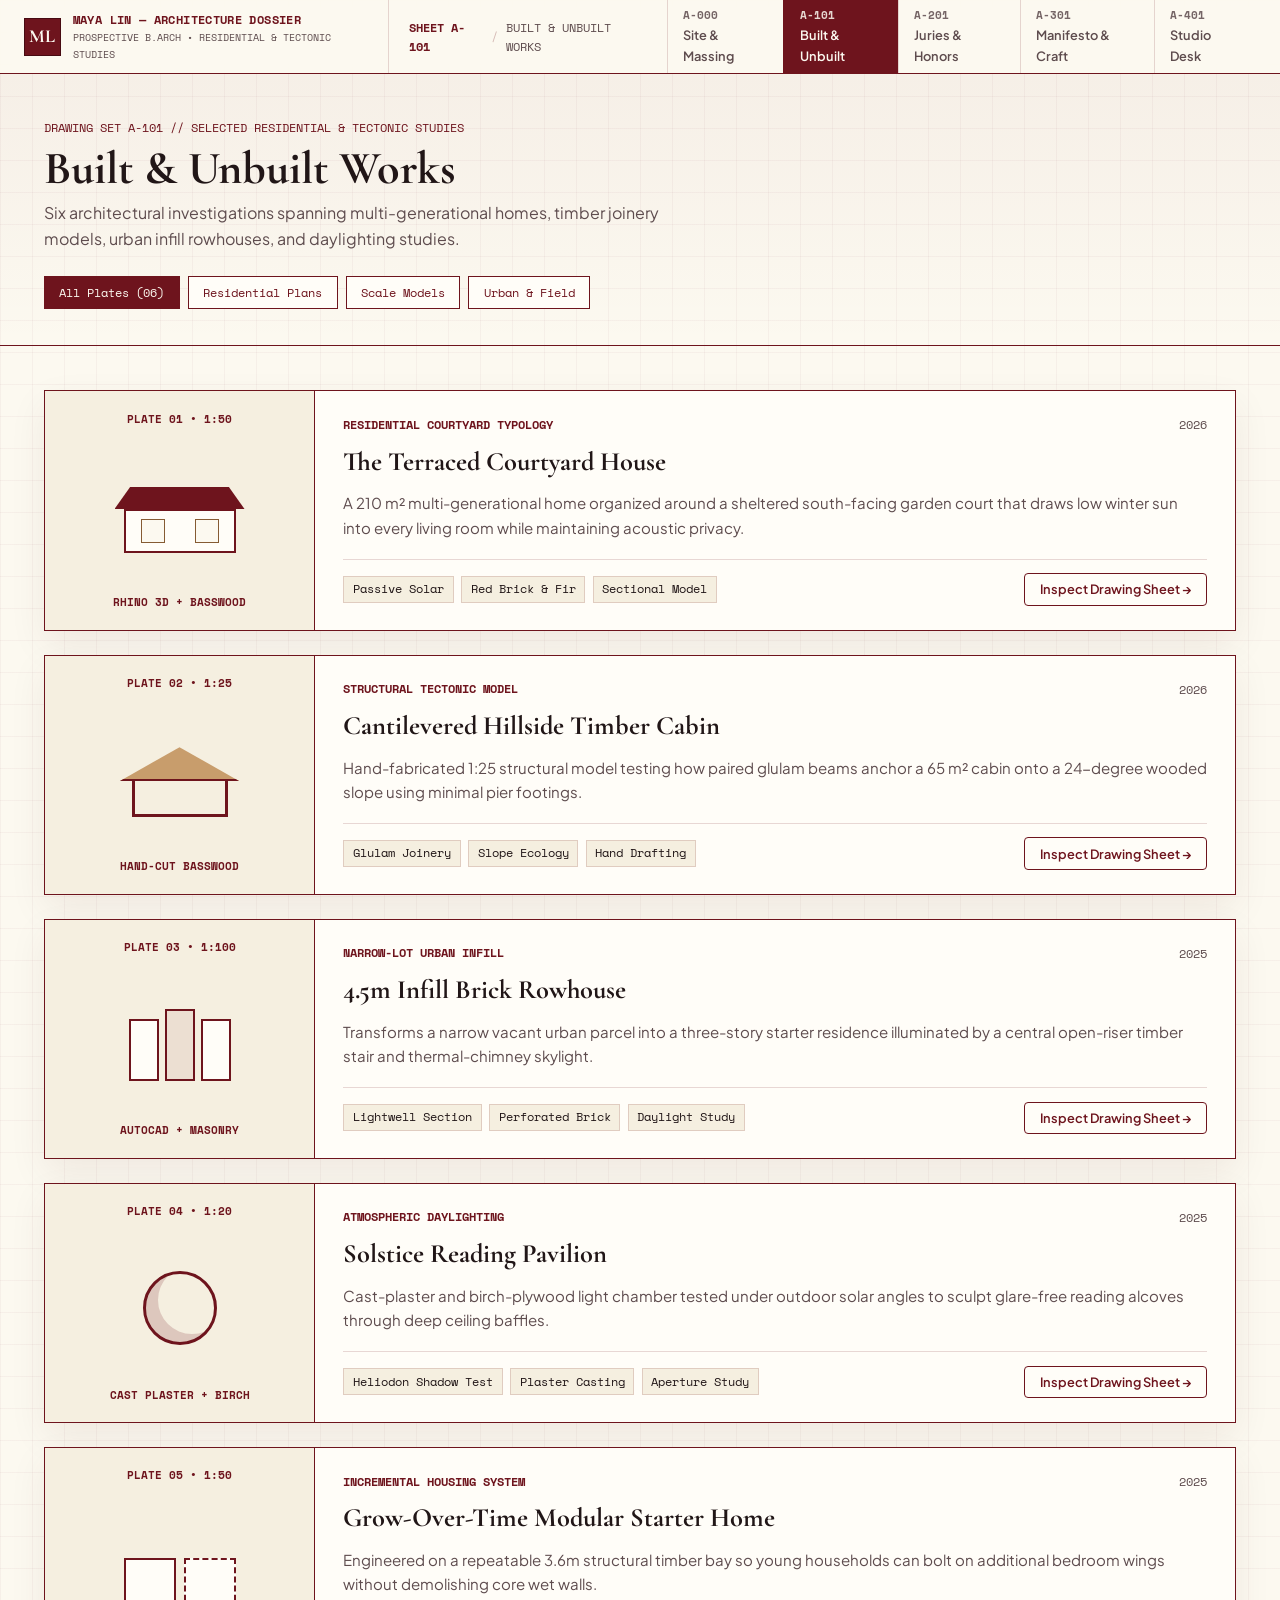
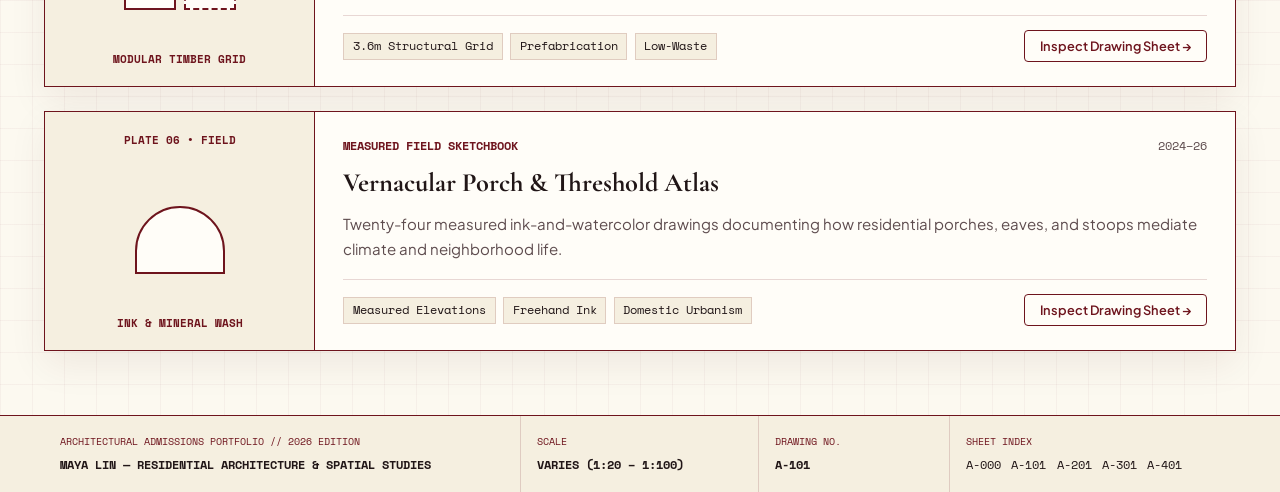
<file: projects.html>
<!DOCTYPE html>
<html lang="en">
<head>
    <meta charset="UTF-8">
    <meta name="viewport" content="width=device-width, initial-scale=1.0">
    <title>A-101 Built &amp; Unbuilt | Maya Lin Architecture Portfolio</title>
    <link rel="stylesheet" href="style.css">
    <link href="https://fonts.googleapis.com/css2?family=Cormorant+Garamond:ital,wght@0,600;0,700;1,600&family=Plus+Jakarta+Sans:wght@400;500;600;700&family=Space+Mono:wght@400;700&display=swap" rel="stylesheet">
</head>
<body>
    <header class="drafting-topbar">
        <div class="topbar-left">
            <a href="index.html" class="studio-stamp">
                <span class="stamp-box">ML</span>
                <div class="stamp-info">
                    <span class="stamp-name">MAYA LIN &mdash; ARCHITECTURE DOSSIER</span>
                    <span class="stamp-meta">PROSPECTIVE B.ARCH &bull; RESIDENTIAL &amp; TECTONIC STUDIES</span>
                </div>
            </a>
        </div>

        <div class="topbar-sheet-id">
            <span class="sheet-code">SHEET A-101</span>
            <span class="sheet-divider">/</span>
            <span class="sheet-name">BUILT & UNBUILT WORKS</span>
        </div>

        <button class="menu-toggle" id="menu-toggle" aria-label="Toggle Sheet Index">
            <span></span><span></span><span></span>
        </button>

        <nav class="sheet-nav" id="nav-menu">
            <a href="index.html" class="sheet-tab ">
                <span class="tab-no">A-000</span>
                <span class="tab-lbl">Site &amp; Massing</span>
            </a>
            <a href="projects.html" class="sheet-tab active">
                <span class="tab-no">A-101</span>
                <span class="tab-lbl">Built &amp; Unbuilt</span>
            </a>
            <a href="achievements.html" class="sheet-tab ">
                <span class="tab-no">A-201</span>
                <span class="tab-lbl">Juries &amp; Honors</span>
            </a>
            <a href="about.html" class="sheet-tab ">
                <span class="tab-no">A-301</span>
                <span class="tab-lbl">Manifesto &amp; Craft</span>
            </a>
            <a href="contact.html" class="sheet-tab ">
                <span class="tab-no">A-401</span>
                <span class="tab-lbl">Studio Desk</span>
            </a>
        </nav>
    </header>

    <main class="drafting-sheet">
        <section class="sheet-banner">
            <div class="container sheet-banner-flex">
                <div>
                    <span class="sheet-kicker">DRAWING SET A-101 // SELECTED RESIDENTIAL &amp; TECTONIC STUDIES</span>
                    <h1>Built &amp; Unbuilt Works</h1>
                    <p>Six architectural investigations spanning multi-generational homes, timber joinery models, urban infill rowhouses, and daylighting studies.</p>
                </div>
                <div class="filter-row">
                    <button class="filter-pill active" data-filter="all">All Plates (06)</button>
                    <button class="filter-pill" data-filter="residential">Residential Plans</button>
                    <button class="filter-pill" data-filter="model">Scale Models</button>
                    <button class="filter-pill" data-filter="urban">Urban &amp; Field</button>
                </div>
            </div>
        </section>

        <section class="container sheet-body">
            <!-- Architectural Plate List (Horizontal Elevation Card Layout) -->
            <div class="plates-stack" id="works-grid">
                <article class="plate-card" data-category="residential">
                    <div class="plate-elevation">
                        <span class="plate-no">PLATE 01 &bull; 1:50</span>
                        <div class="arch-sketch">
                            <div class="sk-roof"></div>
                            <div class="sk-body"><span></span><span></span></div>
                        </div>
                        <span class="plate-medium">RHINO 3D + BASSWOOD</span>
                    </div>
                    <div class="plate-details">
                        <div class="plate-meta-top">
                            <span class="work-type">RESIDENTIAL COURTYARD TYPOLOGY</span>
                            <span class="plate-year">2026</span>
                        </div>
                        <h2>The Terraced Courtyard House</h2>
                        <p>A 210 m² multi-generational home organized around a sheltered south-facing garden court that draws low winter sun into every living room while maintaining acoustic privacy.</p>
                        <div class="plate-bottom">
                            <div class="work-tags">
                                <span>Passive Solar</span><span>Red Brick &amp; Fir</span><span>Sectional Model</span>
                            </div>
                            <button class="btn btn-outline btn-sm open-work-btn" data-work="courtyard">Inspect Drawing Sheet &rarr;</button>
                        </div>
                    </div>
                </article>

                <article class="plate-card" data-category="model">
                    <div class="plate-elevation">
                        <span class="plate-no">PLATE 02 &bull; 1:25</span>
                        <div class="arch-sketch">
                            <div class="sk-gable"></div>
                            <div class="sk-truss"></div>
                        </div>
                        <span class="plate-medium">HAND-CUT BASSWOOD</span>
                    </div>
                    <div class="plate-details">
                        <div class="plate-meta-top">
                            <span class="work-type">STRUCTURAL TECTONIC MODEL</span>
                            <span class="plate-year">2026</span>
                        </div>
                        <h2>Cantilevered Hillside Timber Cabin</h2>
                        <p>Hand-fabricated 1:25 structural model testing how paired glulam beams anchor a 65 m² cabin onto a 24-degree wooded slope using minimal pier footings.</p>
                        <div class="plate-bottom">
                            <div class="work-tags">
                                <span>Glulam Joinery</span><span>Slope Ecology</span><span>Hand Drafting</span>
                            </div>
                            <button class="btn btn-outline btn-sm open-work-btn" data-work="cabin">Inspect Drawing Sheet &rarr;</button>
                        </div>
                    </div>
                </article>

                <article class="plate-card" data-category="urban">
                    <div class="plate-elevation">
                        <span class="plate-no">PLATE 03 &bull; 1:100</span>
                        <div class="arch-sketch">
                            <div class="sk-row"><span></span><span></span><span></span></div>
                        </div>
                        <span class="plate-medium">AUTOCAD + MASONRY</span>
                    </div>
                    <div class="plate-details">
                        <div class="plate-meta-top">
                            <span class="work-type">NARROW-LOT URBAN INFILL</span>
                            <span class="plate-year">2025</span>
                        </div>
                        <h2>4.5m Infill Brick Rowhouse</h2>
                        <p>Transforms a narrow vacant urban parcel into a three-story starter residence illuminated by a central open-riser timber stair and thermal-chimney skylight.</p>
                        <div class="plate-bottom">
                            <div class="work-tags">
                                <span>Lightwell Section</span><span>Perforated Brick</span><span>Daylight Study</span>
                            </div>
                            <button class="btn btn-outline btn-sm open-work-btn" data-work="rowhouse">Inspect Drawing Sheet &rarr;</button>
                        </div>
                    </div>
                </article>

                <article class="plate-card" data-category="model">
                    <div class="plate-elevation">
                        <span class="plate-no">PLATE 04 &bull; 1:20</span>
                        <div class="arch-sketch">
                            <div class="sk-oculus"></div>
                        </div>
                        <span class="plate-medium">CAST PLASTER + BIRCH</span>
                    </div>
                    <div class="plate-details">
                        <div class="plate-meta-top">
                            <span class="work-type">ATMOSPHERIC DAYLIGHTING</span>
                            <span class="plate-year">2025</span>
                        </div>
                        <h2>Solstice Reading Pavilion</h2>
                        <p>Cast-plaster and birch-plywood light chamber tested under outdoor solar angles to sculpt glare-free reading alcoves through deep ceiling baffles.</p>
                        <div class="plate-bottom">
                            <div class="work-tags">
                                <span>Heliodon Shadow Test</span><span>Plaster Casting</span><span>Aperture Study</span>
                            </div>
                            <button class="btn btn-outline btn-sm open-work-btn" data-work="pavilion">Inspect Drawing Sheet &rarr;</button>
                        </div>
                    </div>
                </article>

                <article class="plate-card" data-category="residential">
                    <div class="plate-elevation">
                        <span class="plate-no">PLATE 05 &bull; 1:50</span>
                        <div class="arch-sketch">
                            <div class="sk-mod"><span></span><span></span></div>
                        </div>
                        <span class="plate-medium">MODULAR TIMBER GRID</span>
                    </div>
                    <div class="plate-details">
                        <div class="plate-meta-top">
                            <span class="work-type">INCREMENTAL HOUSING SYSTEM</span>
                            <span class="plate-year">2025</span>
                        </div>
                        <h2>Grow-Over-Time Modular Starter Home</h2>
                        <p>Engineered on a repeatable 3.6m structural timber bay so young households can bolt on additional bedroom wings without demolishing core wet walls.</p>
                        <div class="plate-bottom">
                            <div class="work-tags">
                                <span>3.6m Structural Grid</span><span>Prefabrication</span><span>Low-Waste</span>
                            </div>
                            <button class="btn btn-outline btn-sm open-work-btn" data-work="modular">Inspect Drawing Sheet &rarr;</button>
                        </div>
                    </div>
                </article>

                <article class="plate-card" data-category="urban">
                    <div class="plate-elevation">
                        <span class="plate-no">PLATE 06 &bull; FIELD</span>
                        <div class="arch-sketch">
                            <div class="sk-arch"></div>
                        </div>
                        <span class="plate-medium">INK &amp; MINERAL WASH</span>
                    </div>
                    <div class="plate-details">
                        <div class="plate-meta-top">
                            <span class="work-type">MEASURED FIELD SKETCHBOOK</span>
                            <span class="plate-year">2024–26</span>
                        </div>
                        <h2>Vernacular Porch &amp; Threshold Atlas</h2>
                        <p>Twenty-four measured ink-and-watercolor drawings documenting how residential porches, eaves, and stoops mediate climate and neighborhood life.</p>
                        <div class="plate-bottom">
                            <div class="work-tags">
                                <span>Measured Elevations</span><span>Freehand Ink</span><span>Domestic Urbanism</span>
                            </div>
                            <button class="btn btn-outline btn-sm open-work-btn" data-work="atlas">Inspect Drawing Sheet &rarr;</button>
                        </div>
                    </div>
                </article>
            </div>
        </section>
    </main>

    <!-- Architectural Sheet Modal -->
    <div id="work-modal" class="modal hidden" role="dialog" aria-modal="true">
        <div class="modal-card">
            <button class="modal-close" id="close-work-modal" aria-label="Close modal">&times;</button>
            <span id="w-modal-type" class="work-type"></span>
            <h2 id="w-modal-title"></h2>
            <p id="w-modal-desc" class="modal-desc"></p>
            <div class="modal-details">
                <h4>ARCHITECTURAL PROGRAM &amp; TECHNICAL NOTES</h4>
                <ul id="w-modal-notes"></ul>
            </div>
        </div>
    </div>

    <footer class="titleblock-footer">
        <div class="container titleblock-grid">
            <div class="tb-cell tb-main">
                <span class="tb-kicker">ARCHITECTURAL ADMISSIONS PORTFOLIO // 2026 EDITION</span>
                <p class="tb-title">MAYA LIN &mdash; RESIDENTIAL ARCHITECTURE &amp; SPATIAL STUDIES</p>
            </div>
            <div class="tb-cell">
                <span class="tb-kicker">SCALE</span>
                <p class="tb-val">VARIES (1:20 – 1:100)</p>
            </div>
            <div class="tb-cell">
                <span class="tb-kicker">DRAWING NO.</span>
                <p class="tb-val">A-101</p>
            </div>
            <div class="tb-cell tb-links">
                <span class="tb-kicker">SHEET INDEX</span>
                <div class="tb-nav-links">
                    <a href="index.html">A-000</a>
                    <a href="projects.html">A-101</a>
                    <a href="achievements.html">A-201</a>
                    <a href="about.html">A-301</a>
                    <a href="contact.html">A-401</a>
                </div>
            </div>
        </div>
    </footer>
    <script src="script.js"></script>
</body>
</html>
</file>
<file: style.css>
:root {
    --bg-cream: #fcf9f0;
    --bg-paper: #f5efe0;
    --bg-card: #fffdf8;
    --crimson-deep: #6e141d;
    --crimson-dark: #470b12;
    --crimson-soft: rgba(110, 20, 29, 0.07);
    --crimson-border: rgba(110, 20, 29, 0.28);
    --ink-main: #211617;
    --ink-muted: #5e4c4e;
    --timber-warm: #c89d6c;
    --timber-dark: #855b33;
    --rule-line: rgba(110, 20, 29, 0.16);
    --font-serif: 'Cormorant Garamond', Georgia, serif;
    --font-sans: 'Plus Jakarta Sans', -apple-system, BlinkMacSystemFont, sans-serif;
    --font-mono: 'Space Mono', monospace;
    --shadow-sheet: 0 14px 36px rgba(71, 11, 18, 0.07);
}

* {
    box-sizing: border-box;
    margin: 0;
    padding: 0;
}

html {
    scroll-behavior: smooth;
}

body {
    font-family: var(--font-sans);
    background-color: var(--bg-cream);
    color: var(--ink-main);
    line-height: 1.62;
    min-height: 100vh;
    display: flex;
    flex-direction: column;
    /* Architectural drafting grid */
    background-image:
        linear-gradient(to right, rgba(110, 20, 29, 0.04) 1px, transparent 1px),
        linear-gradient(to bottom, rgba(110, 20, 29, 0.04) 1px, transparent 1px);
    background-size: 32px 32px;
}

main {
    flex: 1;
}

.container {
    width: 100%;
    max-width: 1240px;
    margin: 0 auto;
    padding: 0 1.5rem;
}

/* ================= ARCHITECTURAL SHEET TOPBAR ================= */
.drafting-topbar {
    position: sticky;
    top: 0;
    z-index: 500;
    background: rgba(252, 249, 240, 0.95);
    backdrop-filter: blur(10px);
    border-bottom: 1.5px solid var(--crimson-deep);
    display: flex;
    align-items: stretch;
    justify-content: space-between;
    min-height: 68px;
    padding: 0 1.5rem;
}

.topbar-left {
    display: flex;
    align-items: center;
    padding-right: 1.25rem;
    border-right: 1px solid var(--rule-line);
}

.studio-stamp {
    text-decoration: none;
    display: flex;
    align-items: center;
    gap: 0.75rem;
    color: var(--ink-main);
}

.stamp-box {
    width: 38px;
    height: 38px;
    background: var(--crimson-deep);
    color: var(--bg-cream);
    font-family: var(--font-serif);
    font-weight: 700;
    font-size: 1.15rem;
    display: flex;
    align-items: center;
    justify-content: center;
    border: 1px solid var(--crimson-dark);
}

.stamp-info {
    display: flex;
    flex-direction: column;
}

.stamp-name {
    font-family: var(--font-mono);
    font-size: 0.76rem;
    font-weight: 700;
    color: var(--crimson-deep);
    letter-spacing: 0.03em;
}

.stamp-meta {
    font-family: var(--font-mono);
    font-size: 0.64rem;
    color: var(--ink-muted);
}

.topbar-sheet-id {
    display: flex;
    align-items: center;
    gap: 0.5rem;
    padding: 0 1.25rem;
    font-family: var(--font-mono);
    font-size: 0.74rem;
}

.sheet-code {
    font-weight: 700;
    color: var(--crimson-deep);
}

.sheet-divider {
    color: var(--crimson-border);
}

.sheet-name {
    color: var(--ink-muted);
}

.sheet-nav {
    display: flex;
    align-items: stretch;
}

.sheet-tab {
    text-decoration: none;
    display: flex;
    flex-direction: column;
    justify-content: center;
    padding: 0.45rem 0.95rem;
    border-left: 1px solid var(--rule-line);
    color: var(--ink-muted);
    transition: all 0.2s ease;
}

.sheet-tab:hover {
    background: var(--crimson-soft);
    color: var(--crimson-deep);
}

.sheet-tab.active {
    background: var(--crimson-deep);
    color: var(--bg-cream);
}

.tab-no {
    font-family: var(--font-mono);
    font-size: 0.68rem;
    font-weight: 700;
    opacity: 0.85;
}

.tab-lbl {
    font-size: 0.8rem;
    font-weight: 600;
}

.menu-toggle {
    display: none;
    flex-direction: column;
    justify-content: center;
    gap: 5px;
    background: none;
    border: none;
    cursor: pointer;
}

.menu-toggle span {
    width: 24px;
    height: 2px;
    background: var(--crimson-deep);
}

/* ================= BUTTONS ================= */
.btn {
    display: inline-flex;
    align-items: center;
    justify-content: center;
    gap: 0.45rem;
    font-family: var(--font-sans);
    font-weight: 600;
    font-size: 0.9rem;
    padding: 0.72rem 1.35rem;
    border-radius: 4px;
    text-decoration: none;
    cursor: pointer;
    transition: all 0.2s ease;
    border: 1px solid transparent;
}

.btn-crimson {
    background: var(--crimson-deep);
    color: var(--bg-cream);
}

.btn-crimson:hover {
    background: var(--crimson-dark);
    transform: translateY(-2px);
}

.btn-outline {
    background: var(--bg-card);
    color: var(--crimson-deep);
    border-color: var(--crimson-deep);
}

.btn-outline:hover {
    background: var(--crimson-soft);
}

.btn-sm {
    padding: 0.45rem 0.9rem;
    font-size: 0.8rem;
}

.full-width {
    width: 100%;
}

/* ================= SHEET A-000: DRAFTING BOARD HERO ================= */
.board-hero {
    padding: 2.75rem 0 3.25rem;
    border-bottom: 1.5px solid var(--crimson-deep);
}

.board-hero-grid {
    display: grid;
    grid-template-columns: 1fr 1.15fr;
    gap: 2.5rem;
    align-items: stretch;
}

.board-statement {
    background: var(--bg-card);
    border: 1.5px solid var(--crimson-deep);
    padding: 2rem;
    display: flex;
    flex-direction: column;
    justify-content: space-between;
    box-shadow: var(--shadow-sheet);
}

.north-arrow-row {
    display: flex;
    align-items: center;
    gap: 0.85rem;
    padding-bottom: 1rem;
    margin-bottom: 1.25rem;
    border-bottom: 1px solid var(--rule-line);
}

.north-compass {
    width: 34px;
    height: 34px;
    border: 1.5px solid var(--crimson-deep);
    border-radius: 50%;
    position: relative;
    display: flex;
    align-items: center;
    justify-content: center;
}

.n-letter {
    font-family: var(--font-mono);
    font-size: 0.65rem;
    font-weight: 700;
    color: var(--crimson-deep);
    background: var(--bg-card);
    padding: 0 2px;
    z-index: 2;
}

.n-needle {
    position: absolute;
    width: 1.5px;
    height: 26px;
    background: var(--crimson-deep);
    transform: rotate(22deg);
}

.coord-stamp {
    font-family: var(--font-mono);
    font-size: 0.72rem;
    color: var(--crimson-deep);
}

.board-statement h1 {
    font-family: var(--font-serif);
    font-size: clamp(2.35rem, 3.8vw, 3.35rem);
    font-weight: 700;
    line-height: 1.08;
    margin-bottom: 1rem;
}

.crimson-italic {
    font-style: italic;
    color: var(--crimson-deep);
}

.board-lead {
    color: var(--ink-muted);
    font-size: 0.98rem;
    margin-bottom: 1.5rem;
}

.board-cta-row {
    display: flex;
    flex-wrap: wrap;
    gap: 0.75rem;
    margin-bottom: 1.75rem;
}

/* Architectural Drawing Schedule Box */
.schedule-box {
    border: 1px solid var(--crimson-deep);
    background: var(--bg-cream);
}

.schedule-head {
    background: var(--crimson-deep);
    color: var(--bg-cream);
    font-family: var(--font-mono);
    font-size: 0.7rem;
    font-weight: 700;
    padding: 0.4rem 0.75rem;
    letter-spacing: 0.05em;
}

.schedule-row {
    display: grid;
    grid-template-columns: 62px 155px 1fr;
    gap: 0.5rem;
    align-items: center;
    padding: 0.55rem 0.75rem;
    text-decoration: none;
    color: var(--ink-main);
    border-top: 1px solid var(--rule-line);
    font-size: 0.82rem;
    transition: background 0.15s ease;
}

.schedule-row:hover {
    background: var(--crimson-soft);
}

.sch-no {
    font-family: var(--font-mono);
    font-weight: 700;
    font-size: 0.74rem;
    color: var(--crimson-deep);
}

.sch-title {
    font-weight: 700;
}

.sch-desc {
    font-size: 0.76rem;
    color: var(--ink-muted);
    text-align: right;
}

/* Right Column: 3D Axonometric Viewport */
.axon-board {
    background: var(--bg-card);
    border: 1.5px solid var(--crimson-deep);
    padding: 1.35rem;
    display: flex;
    flex-direction: column;
    box-shadow: var(--shadow-sheet);
}

.axon-header {
    display: flex;
    justify-content: space-between;
    align-items: flex-start;
    gap: 1rem;
    padding-bottom: 0.75rem;
    border-bottom: 1px solid var(--rule-line);
}

.axon-fig {
    font-family: var(--font-mono);
    font-size: 0.7rem;
    color: var(--crimson-deep);
    display: block;
}

.axon-header h2 {
    font-family: var(--font-serif);
    font-size: 1.45rem;
    line-height: 1.2;
}

.axon-readout {
    font-family: var(--font-mono);
    font-size: 0.72rem;
    font-weight: 700;
    color: var(--crimson-deep);
    background: var(--crimson-soft);
    padding: 0.25rem 0.55rem;
    border: 1px solid var(--crimson-border);
}

.viewport-3d {
    flex: 1;
    min-height: 420px;
    perspective: 1150px;
    display: flex;
    align-items: center;
    justify-content: center;
    overflow: hidden;
    position: relative;
    background: radial-gradient(circle at center, #fffdf7 0%, #f2ead6 100%);
    border: 1px solid var(--rule-line);
    margin: 0.85rem 0;
    cursor: grab;
    user-select: none;
}

.viewport-3d:active {
    cursor: grabbing;
}

/* Drafting dimension callout lines inside 3D viewport */
.dim-line-v {
    position: absolute;
    left: 14px;
    top: 24px;
    bottom: 24px;
    border-left: 1px dashed var(--crimson-border);
    display: flex;
    align-items: center;
    padding-left: 6px;
    pointer-events: none;
}

.dim-line-v span, .dim-line-h span {
    font-family: var(--font-mono);
    font-size: 0.64rem;
    color: var(--crimson-deep);
    opacity: 0.75;
}

.dim-line-h {
    position: absolute;
    left: 36px;
    right: 36px;
    bottom: 12px;
    border-bottom: 1px dashed var(--crimson-border);
    text-align: center;
    padding-bottom: 3px;
    pointer-events: none;
}

.house-assembly {
    width: 270px;
    height: 270px;
    position: relative;
    transform-style: preserve-3d;
    transform: rotateX(-20deg) rotateY(28deg);
    transition: transform 0.12s ease-out;
}

.house-part {
    position: absolute;
    left: 25px;
    width: 220px;
    transform-style: preserve-3d;
    transition: transform 0.55s cubic-bezier(0.22, 1, 0.36, 1);
}

.part-tag {
    font-family: var(--font-mono);
    font-size: 0.58rem;
    letter-spacing: 0.03em;
    background: var(--crimson-deep);
    color: var(--bg-cream);
    padding: 2px 6px;
    white-space: nowrap;
}

/* 5 House Layers */
.part-roof {
    top: 12px;
    height: 64px;
    transform: translateZ(20px) translateY(-28px);
}

.roof-plane {
    position: absolute;
    width: 122px;
    height: 76px;
    background: linear-gradient(135deg, #6e141d, #470b12);
    border: 1px solid #30060b;
    box-shadow: 0 10px 20px rgba(71, 11, 18, 0.25);
}

.left-slope {
    left: -4px;
    transform: rotateZ(-24deg) skewX(-12deg);
    display: flex;
    align-items: flex-start;
    padding: 6px;
}

.right-slope {
    right: -4px;
    background: linear-gradient(135deg, #871c27, #591018);
    transform: rotateZ(24deg) skewX(12deg);
}

.roof-chimney {
    position: absolute;
    right: 36px;
    top: -12px;
    width: 22px;
    height: 36px;
    background: #9e3333;
    border: 1px solid #470b12;
}

.part-upper {
    top: 76px;
    height: 54px;
    transform: translateZ(10px) translateY(-12px);
}

.box-face.front {
    width: 196px;
    height: 52px;
    margin: 0 auto;
    background: linear-gradient(180deg, #deb887, #c89d6c);
    border: 1.5px solid var(--timber-dark);
    padding: 6px 8px;
    display: flex;
    flex-direction: column;
    justify-content: space-between;
}

.window-row {
    display: grid;
    grid-template-columns: repeat(4, 1fr);
    gap: 6px;
}

.window-row span {
    height: 16px;
    background: #fcf9f0;
    border: 1px solid var(--crimson-deep);
}

.part-frame {
    top: 132px;
    height: 52px;
    transform: translateZ(0px) translateY(0px);
}

.beam-grid {
    width: 204px;
    height: 46px;
    margin: 4px auto 0;
    position: relative;
    border: 1.5px dashed var(--crimson-deep);
    background: rgba(200, 157, 108, 0.16);
}

.pillar {
    position: absolute;
    top: 0;
    bottom: 0;
    width: 7px;
    background: var(--timber-dark);
}
.pillar.p1 { left: 10px; }
.pillar.p2 { left: 68px; }
.pillar.p3 { right: 68px; }
.pillar.p4 { right: 10px; }

.cross-beam {
    position: absolute;
    left: 0;
    right: 0;
    height: 6px;
    background: var(--crimson-deep);
}
.cross-beam.b1 { top: 0; }
.cross-beam.b2 { bottom: 0; }

.part-ground {
    top: 186px;
    height: 54px;
    transform: translateZ(-10px) translateY(14px);
}

.ground-slab {
    width: 214px;
    height: 52px;
    margin: 0 auto;
    background: #fffdf8;
    border: 1.5px solid var(--crimson-deep);
    padding: 6px 8px;
}

.interior-walls {
    margin-top: 6px;
    height: 20px;
    position: relative;
    background: #f5eedc;
}

.wall-seg {
    position: absolute;
    background: var(--ink-main);
    height: 100%;
    width: 4px;
}
.wall-seg.w1 { left: 32%; }
.wall-seg.w2 { left: 68%; }

.hearth-core {
    position: absolute;
    left: 46%;
    top: 3px;
    width: 14px;
    height: 14px;
    background: var(--crimson-deep);
}

.part-plinth {
    top: 242px;
    height: 44px;
    transform: translateZ(-20px) translateY(28px);
}

.plinth-base {
    width: 232px;
    margin-left: -6px;
    height: 40px;
    background: linear-gradient(180deg, #dcd5c5, #bfb6a2);
    border: 1.5px solid #7c7362;
    padding: 5px 8px;
    display: flex;
    flex-direction: column;
    justify-content: space-between;
}

.terrace-steps {
    display: flex;
    gap: 4px;
}

.terrace-steps span {
    flex: 1;
    height: 6px;
    background: #9c927e;
}

.house-assembly.assembled .part-roof { transform: translateZ(0) translateY(42px); }
.house-assembly.assembled .part-upper { transform: translateZ(0) translateY(24px); }
.house-assembly.assembled .part-frame { transform: translateZ(0) translateY(8px); }
.house-assembly.assembled .part-ground { transform: translateZ(0) translateY(-8px); }
.house-assembly.assembled .part-plinth { transform: translateZ(0) translateY(-24px); }

.axon-footer {
    display: flex;
    justify-content: space-between;
    align-items: center;
    flex-wrap: wrap;
    gap: 0.65rem;
}

.axon-note {
    font-size: 0.78rem;
    color: var(--ink-muted);
}

.axon-toggles {
    display: flex;
    gap: 0.45rem;
}

.mini-btn {
    font-family: var(--font-mono);
    font-size: 0.72rem;
    padding: 0.35rem 0.75rem;
    border: 1px solid var(--crimson-deep);
    background: var(--bg-cream);
    color: var(--crimson-deep);
    cursor: pointer;
    transition: all 0.2s ease;
}

.mini-btn.active, .mini-btn:hover {
    background: var(--crimson-deep);
    color: var(--bg-cream);
}

/* Principles Strip */
.principles-strip {
    padding: 2.75rem 0;
}

.principles-grid {
    display: grid;
    grid-template-columns: repeat(3, 1fr);
    border: 1.5px solid var(--crimson-deep);
    background: var(--bg-card);
}

.principle-cell {
    padding: 1.75rem;
    border-right: 1px solid var(--rule-line);
}

.principle-cell:last-child {
    border-right: none;
}

.p-code {
    font-family: var(--font-mono);
    font-size: 0.72rem;
    color: var(--crimson-deep);
    display: block;
    margin-bottom: 0.4rem;
}

.principle-cell h3 {
    font-family: var(--font-serif);
    font-size: 1.45rem;
    margin-bottom: 0.45rem;
}

.principle-cell p {
    font-size: 0.9rem;
    color: var(--ink-muted);
}

/* ================= SUBPAGE BANNERS ================= */
.sheet-banner {
    padding: 2.75rem 0 2.25rem;
    border-bottom: 1.5px solid var(--crimson-deep);
    background: linear-gradient(180deg, rgba(110, 20, 29, 0.045), transparent);
}

.sheet-banner-flex {
    display: flex;
    justify-content: space-between;
    align-items: flex-end;
    flex-wrap: wrap;
    gap: 1.5rem;
}

.sheet-kicker {
    display: block;
    font-family: var(--font-mono);
    font-size: 0.74rem;
    color: var(--crimson-deep);
    margin-bottom: 0.35rem;
}

.sheet-banner h1 {
    font-family: var(--font-serif);
    font-size: clamp(2.1rem, 3.6vw, 2.95rem);
    line-height: 1.1;
    margin-bottom: 0.4rem;
}

.sheet-banner p {
    color: var(--ink-muted);
    max-width: 640px;
}

.sheet-body {
    padding: 2.75rem 1.5rem 4rem;
}

/* ================= SHEET A-101: ARCHITECTURAL PLATES ================= */
.filter-row {
    display: flex;
    flex-wrap: wrap;
    gap: 0.5rem;
}

.filter-pill {
    background: var(--bg-card);
    border: 1px solid var(--crimson-deep);
    color: var(--crimson-deep);
    font-family: var(--font-mono);
    font-size: 0.75rem;
    padding: 0.45rem 0.9rem;
    cursor: pointer;
    transition: all 0.2s ease;
}

.filter-pill.active, .filter-pill:hover {
    background: var(--crimson-deep);
    color: var(--bg-cream);
}

.plates-stack {
    display: flex;
    flex-direction: column;
    gap: 1.5rem;
}

.plate-card {
    display: grid;
    grid-template-columns: 270px 1fr;
    background: var(--bg-card);
    border: 1.5px solid var(--crimson-deep);
    box-shadow: var(--shadow-sheet);
    transition: transform 0.2s ease;
}

.plate-card:hover {
    transform: translateY(-3px);
}

.plate-elevation {
    background: var(--bg-paper);
    border-right: 1.5px solid var(--crimson-deep);
    padding: 1.15rem;
    display: flex;
    flex-direction: column;
    justify-content: space-between;
    align-items: center;
}

.plate-no, .plate-medium {
    font-family: var(--font-mono);
    font-size: 0.7rem;
    color: var(--crimson-deep);
    font-weight: 700;
}

.arch-sketch {
    width: 145px;
    height: 85px;
    display: flex;
    flex-direction: column;
    align-items: center;
    justify-content: flex-end;
    margin: 0.75rem 0;
}

.sk-roof {
    width: 130px;
    height: 22px;
    background: var(--crimson-deep);
    clip-path: polygon(12% 0%, 88% 0%, 100% 100%, 0% 100%);
}

.sk-body {
    width: 112px;
    height: 44px;
    border: 2px solid var(--crimson-deep);
    background: var(--bg-card);
    display: flex;
    justify-content: space-around;
    align-items: center;
}

.sk-body span {
    width: 24px;
    height: 24px;
    border: 1.5px solid var(--timber-dark);
    background: var(--bg-cream);
}

.sk-gable {
    width: 120px;
    height: 34px;
    background: var(--timber-warm);
    clip-path: polygon(50% 0%, 100% 100%, 0% 100%);
    border-bottom: 2px solid var(--crimson-deep);
}

.sk-truss {
    width: 96px;
    height: 36px;
    border-left: 3px solid var(--crimson-deep);
    border-right: 3px solid var(--crimson-deep);
    border-bottom: 3px solid var(--crimson-deep);
}

.sk-row {
    display: flex;
    gap: 6px;
    align-items: flex-end;
}
.sk-row span {
    width: 30px;
    height: 62px;
    border: 2px solid var(--crimson-deep);
    background: var(--bg-card);
}
.sk-row span:nth-child(2) {
    height: 72px;
    background: var(--crimson-soft);
}

.sk-oculus {
    width: 74px;
    height: 74px;
    border-radius: 50%;
    border: 3px solid var(--crimson-deep);
    box-shadow: inset 12px -8px 0 rgba(110, 20, 29, 0.18);
}

.sk-mod {
    display: flex;
    gap: 8px;
}
.sk-mod span {
    width: 52px;
    height: 52px;
    border: 2px solid var(--crimson-deep);
    background: var(--bg-card);
}
.sk-mod span:last-child {
    border-style: dashed;
}

.sk-arch {
    width: 90px;
    height: 68px;
    border: 2px solid var(--crimson-deep);
    border-radius: 45px 45px 0 0;
    background: var(--bg-card);
}

.plate-details {
    padding: 1.5rem 1.75rem;
    display: flex;
    flex-direction: column;
    justify-content: space-between;
}

.plate-meta-top {
    display: flex;
    justify-content: space-between;
    align-items: center;
    margin-bottom: 0.35rem;
}

.work-type {
    font-family: var(--font-mono);
    font-size: 0.72rem;
    color: var(--crimson-deep);
    font-weight: 700;
}

.plate-year {
    font-family: var(--font-mono);
    font-size: 0.76rem;
    color: var(--ink-muted);
}

.plate-details h2 {
    font-family: var(--font-serif);
    font-size: 1.65rem;
    margin-bottom: 0.5rem;
}

.plate-details p {
    color: var(--ink-muted);
    font-size: 0.94rem;
    margin-bottom: 1.15rem;
}

.plate-bottom {
    display: flex;
    justify-content: space-between;
    align-items: center;
    flex-wrap: wrap;
    gap: 0.75rem;
    padding-top: 0.85rem;
    border-top: 1px solid var(--rule-line);
}

.work-tags {
    display: flex;
    flex-wrap: wrap;
    gap: 0.45rem;
}

.work-tags span {
    font-family: var(--font-mono);
    font-size: 0.72rem;
    background: var(--bg-paper);
    border: 1px solid var(--rule-line);
    padding: 0.2rem 0.55rem;
}

/* Modal */
.modal {
    position: fixed;
    inset: 0;
    background: rgba(33, 22, 23, 0.68);
    backdrop-filter: blur(4px);
    display: flex;
    align-items: center;
    justify-content: center;
    padding: 1.25rem;
    z-index: 1000;
}

.modal-card {
    background: var(--bg-card);
    border: 2px solid var(--crimson-deep);
    padding: 2rem;
    max-width: 600px;
    width: 100%;
    position: relative;
}

.modal-close {
    position: absolute;
    top: 0.85rem;
    right: 1.15rem;
    background: none;
    border: none;
    font-size: 1.85rem;
    color: var(--crimson-deep);
    cursor: pointer;
}

.modal-card h2 {
    font-family: var(--font-serif);
    font-size: 1.9rem;
    margin: 0.35rem 0 0.75rem;
}

.modal-desc {
    color: var(--ink-muted);
    margin-bottom: 1.25rem;
}

.modal-details h4 {
    font-family: var(--font-mono);
    font-size: 0.78rem;
    color: var(--crimson-deep);
    margin-bottom: 0.6rem;
}

.modal-details ul {
    padding-left: 1.2rem;
    font-size: 0.92rem;
}

.modal-details li {
    margin-bottom: 0.45rem;
}

/* ================= SHEET A-201: JURIES & HONORS ================= */
.awards-banner-grid {
    display: grid;
    grid-template-columns: repeat(auto-fit, minmax(220px, 1fr));
    border: 1.5px solid var(--crimson-deep);
    background: var(--bg-card);
    margin-bottom: 2.75rem;
}

.award-stat {
    padding: 1.4rem;
    border-right: 1px solid var(--rule-line);
}

.award-stat:last-child {
    border-right: none;
}

.award-code {
    font-family: var(--font-mono);
    font-size: 0.68rem;
    color: var(--crimson-deep);
    display: block;
}

.award-num {
    display: block;
    font-family: var(--font-serif);
    font-size: 1.9rem;
    font-weight: 700;
    color: var(--crimson-deep);
    margin: 0.2rem 0;
}

.award-title {
    font-size: 0.85rem;
    color: var(--ink-muted);
}

.chronicle-section {
    margin-bottom: 2.75rem;
}

.section-rule-head {
    display: flex;
    justify-content: space-between;
    align-items: baseline;
    border-bottom: 1.5px solid var(--crimson-deep);
    padding-bottom: 0.5rem;
    margin-bottom: 1.5rem;
}

.section-rule-head h2 {
    font-family: var(--font-serif);
    font-size: 1.9rem;
}

.section-rule-head span {
    font-family: var(--font-mono);
    font-size: 0.78rem;
    color: var(--crimson-deep);
}

.chronicle-list {
    display: flex;
    flex-direction: column;
    gap: 1.15rem;
}

.chronicle-row {
    display: grid;
    grid-template-columns: 110px 1fr;
    gap: 1.25rem;
    background: var(--bg-card);
    border: 1px solid var(--crimson-border);
    padding: 1.35rem 1.55rem;
}

.chronicle-year {
    font-family: var(--font-serif);
    font-size: 1.8rem;
    font-weight: 700;
    color: var(--crimson-deep);
    border-right: 1.5px solid var(--crimson-deep);
    padding-right: 1rem;
}

.chronicle-cat {
    font-family: var(--font-mono);
    font-size: 0.72rem;
    color: var(--crimson-deep);
}

.chronicle-body h3 {
    font-family: var(--font-serif);
    font-size: 1.4rem;
    margin: 0.2rem 0 0.4rem;
}

.chronicle-body p {
    color: var(--ink-muted);
    font-size: 0.93rem;
}

.two-col-cards {
    display: grid;
    grid-template-columns: repeat(auto-fit, minmax(300px, 1fr));
    gap: 1.5rem;
}

.editorial-card {
    background: var(--bg-card);
    border: 1.5px solid var(--crimson-deep);
    padding: 1.75rem;
}

.editorial-card h2, .editorial-card h3 {
    font-family: var(--font-serif);
    font-size: 1.65rem;
    margin-bottom: 0.9rem;
}

.editorial-card p {
    color: var(--ink-muted);
    margin-bottom: 0.95rem;
}

.arch-list {
    list-style: none;
    display: flex;
    flex-direction: column;
    gap: 0.65rem;
    font-size: 0.92rem;
}

.arch-list li::before {
    content: "▪ ";
    color: var(--crimson-deep);
}

/* ================= SHEET A-301: MANIFESTO & CRAFT ================= */
.bio-grid {
    display: grid;
    grid-template-columns: 310px 1fr;
    gap: 1.75rem;
    align-items: start;
}

.bio-sidebar {
    background: var(--bg-card);
    border: 1.5px solid var(--crimson-deep);
    padding: 1.85rem;
    text-align: center;
}

.monogram-seal {
    width: 88px;
    height: 88px;
    margin: 0 auto 0.9rem;
    background: var(--crimson-deep);
    color: var(--bg-cream);
    font-family: var(--font-serif);
    font-size: 2rem;
    font-weight: 700;
    display: flex;
    align-items: center;
    justify-content: center;
    border: 2px solid var(--crimson-dark);
}

.bio-sidebar h2 {
    font-family: var(--font-serif);
    font-size: 1.8rem;
}

.bio-subtitle {
    font-family: var(--font-mono);
    font-size: 0.74rem;
    color: var(--crimson-deep);
}

.thin-rule {
    border: none;
    border-top: 1px solid var(--rule-line);
    margin: 1.25rem 0;
}

.bio-specs {
    list-style: none;
    text-align: left;
    font-size: 0.88rem;
    color: var(--ink-muted);
    display: flex;
    flex-direction: column;
    gap: 0.75rem;
    margin-bottom: 1.5rem;
}

.bio-specs strong {
    color: var(--ink-main);
}

.bio-main {
    display: flex;
    flex-direction: column;
    gap: 1.5rem;
}

.craft-grid {
    display: flex;
    flex-direction: column;
    gap: 1.1rem;
}

.craft-top {
    display: flex;
    justify-content: space-between;
    font-size: 0.9rem;
    font-weight: 600;
    margin-bottom: 0.35rem;
}

.craft-bar {
    height: 9px;
    background: var(--bg-paper);
    border: 1px solid var(--crimson-border);
}

.craft-fill {
    height: 100%;
    background: var(--crimson-deep);
}

.goals-trio {
    display: grid;
    grid-template-columns: repeat(auto-fit, minmax(200px, 1fr));
    gap: 1rem;
}

.goal-box {
    background: var(--bg-paper);
    border: 1px solid var(--crimson-border);
    padding: 1.2rem;
}

.goal-num {
    font-family: var(--font-mono);
    font-size: 0.85rem;
    font-weight: 700;
    color: var(--crimson-deep);
}

.goal-box h4 {
    margin: 0.3rem 0 0.4rem;
}

.goal-box p {
    font-size: 0.86rem;
    margin: 0;
}

/* ================= SHEET A-401: STUDIO DESK ================= */
.contact-layout {
    display: grid;
    grid-template-columns: 1fr 1.15fr;
    gap: 1.75rem;
}

.contact-list {
    display: flex;
    flex-direction: column;
    gap: 0.9rem;
    margin-top: 1.25rem;
}

.c-row {
    display: flex;
    align-items: center;
    gap: 0.9rem;
    background: var(--bg-paper);
    border: 1px solid var(--crimson-border);
    padding: 0.9rem 1.1rem;
}

.c-badge {
    font-family: var(--font-mono);
    font-size: 0.68rem;
    font-weight: 700;
    background: var(--crimson-deep);
    color: var(--bg-cream);
    padding: 0.25rem 0.5rem;
}

.c-info {
    flex: 1;
}

.c-info p {
    margin: 0;
    font-size: 0.86rem;
    color: var(--crimson-deep);
    font-family: var(--font-mono);
}

.field {
    margin-bottom: 1.1rem;
}

.field label {
    display: block;
    font-size: 0.86rem;
    font-weight: 600;
    margin-bottom: 0.4rem;
}

input, select, textarea {
    width: 100%;
    background: var(--bg-cream);
    border: 1px solid var(--crimson-deep);
    padding: 0.75rem 0.9rem;
    color: var(--ink-main);
    font-family: var(--font-sans);
    font-size: 0.95rem;
}

input:focus, select:focus, textarea:focus {
    outline: none;
    background: #ffffff;
}

.notice-banner {
    margin-top: 1rem;
    padding: 0.9rem 1rem;
    font-size: 0.9rem;
    font-weight: 600;
    background: var(--crimson-soft);
    border: 1px solid var(--crimson-deep);
    color: var(--crimson-deep);
}

.notice-banner.error {
    background: #fee2e2;
    border-color: #991b1b;
    color: #991b1b;
}

/* ================= TITLE-BLOCK FOOTER ================= */
.titleblock-footer {
    border-top: 1.5px solid var(--crimson-deep);
    background: var(--bg-paper);
}

.titleblock-grid {
    display: grid;
    grid-template-columns: 2fr 1fr 0.8fr 1.2fr;
}

.tb-cell {
    padding: 1.1rem 1rem;
    border-right: 1px solid var(--rule-line);
}

.tb-cell:last-child {
    border-right: none;
}

.tb-kicker {
    display: block;
    font-family: var(--font-mono);
    font-size: 0.64rem;
    color: var(--crimson-deep);
    margin-bottom: 0.25rem;
}

.tb-title, .tb-val {
    font-family: var(--font-mono);
    font-size: 0.78rem;
    font-weight: 700;
}

.tb-nav-links {
    display: flex;
    gap: 0.65rem;
    flex-wrap: wrap;
}

.tb-nav-links a {
    font-family: var(--font-mono);
    font-size: 0.76rem;
    color: var(--ink-main);
    text-decoration: none;
}

.tb-nav-links a:hover {
    color: var(--crimson-deep);
    text-decoration: underline;
}

.hidden {
    display: none !important;
}

/* ================= RESPONSIVE ================= */
@media (max-width: 1040px) {
    .topbar-sheet-id {
        display: none;
    }

    .board-hero-grid,
    .bio-grid,
    .contact-layout {
        grid-template-columns: 1fr;
    }

    .principles-grid {
        grid-template-columns: 1fr;
    }

    .principle-cell {
        border-right: none;
        border-bottom: 1px solid var(--rule-line);
    }

    .titleblock-grid {
        grid-template-columns: 1fr 1fr;
    }
}

@media (max-width: 820px) {
    .menu-toggle {
        display: flex;
    }

    .sheet-nav {
        display: none;
        position: absolute;
        top: 68px;
        left: 0;
        right: 0;
        background: var(--bg-cream);
        border-bottom: 1.5px solid var(--crimson-deep);
        flex-direction: column;
    }

    .sheet-nav.open {
        display: flex;
    }

    .sheet-tab {
        border-left: none;
        border-top: 1px solid var(--rule-line);
        flex-direction: row;
        justify-content: flex-start;
        gap: 0.75rem;
        padding: 0.85rem 1.5rem;
    }

    .plate-card {
        grid-template-columns: 1fr;
    }

    .plate-elevation {
        border-right: none;
        border-bottom: 1.5px solid var(--crimson-deep);
    }

    .schedule-row {
        grid-template-columns: 58px 1fr;
    }

    .sch-desc {
        display: none;
    }

    .chronicle-row {
        grid-template-columns: 1fr;
        gap: 0.5rem;
    }

    .chronicle-year {
        border-right: none;
        border-bottom: 1.5px solid var(--crimson-deep);
        padding-bottom: 0.35rem;
    }
}
</file>
